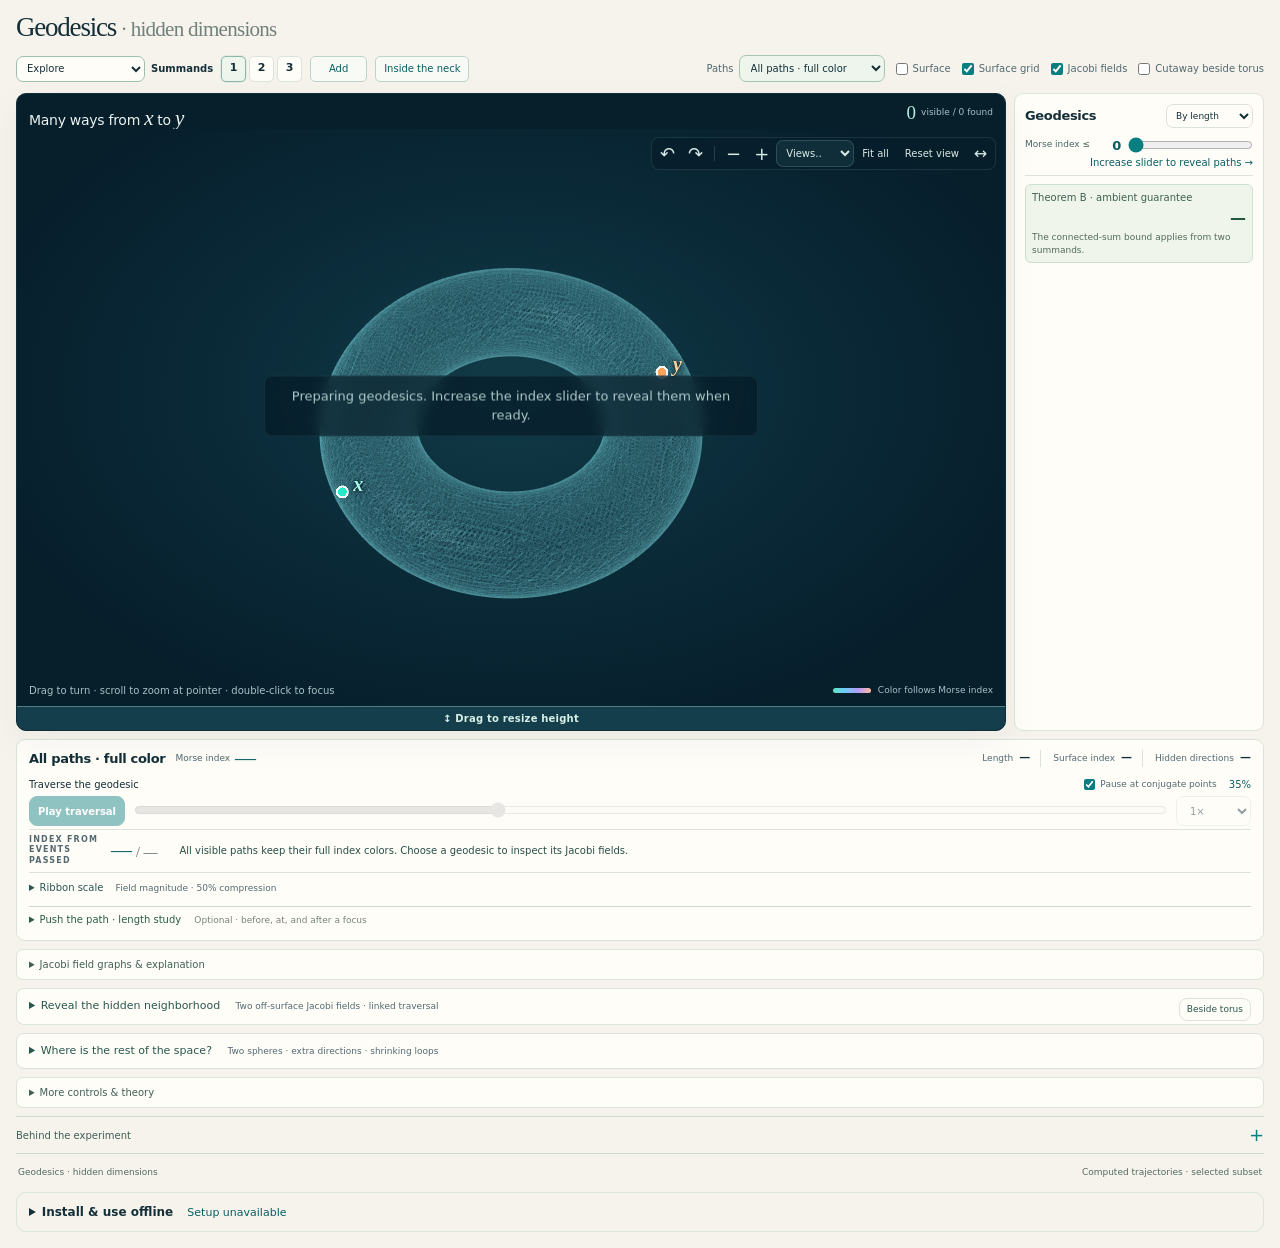
<file: morse-geodesics-lab/index.html>
<!doctype html>
<html lang="en">
<head>
  <meta charset="utf-8">
  <meta name="viewport" content="width=device-width, initial-scale=1">
  <meta name="theme-color" content="#f6f3ec">
  <meta name="offline-release" content="afaf379ca23fc4b3f337">
  <meta name="apple-mobile-web-app-capable" content="yes">
  <meta name="apple-mobile-web-app-title" content="Geodesics">
  <link rel="manifest" href="./manifest.webmanifest">
  <link rel="apple-touch-icon" sizes="180x180" href="./icons/apple-touch-icon.png">
  <link rel="icon" type="image/png" sizes="192x192" href="./icons/icon-192.png">
  <meta name="description" content="Compute and explore fixed-endpoint geodesics on surfaces inside simply connected four-manifolds, with a Morse-index cutoff.">
  <title>Geodesics · hidden dimensions</title>
  <link rel="stylesheet" href="./styles.css?v=index-reveal-hint-1">
  <link rel="stylesheet" href="./downhill-controls.css?v=stable-field-scale-1">
  <link rel="stylesheet" href="./surface-mode-comparison.css?v=surface-focus-1">
  <link rel="stylesheet" href="./energy-landscape.css?v=radius-axis-1">
  <link rel="stylesheet" href="./view-resize.css?v=push-framing-1">
  <link rel="stylesheet" href="./neck-explanation.css?v=neck-linked-views-2">
  <link rel="stylesheet" href="./offline-install.css?v=offline-1">
  <link rel="stylesheet" href="./tablet-controls.css?v=surface-focus-1">
  <link rel="stylesheet" href="./camera-navigation.css?v=touch-navigation-1">
  <script defer src="./offline-install.js?v=offline-1"></script>
  <script defer src="./compact-collar.js?v=surface-traversal-1"></script>
  <script defer src="./surface.js?v=surface-traversal-1"></script>
  <script defer src="./solver.js?v=compact-collar-3"></script>
  <script defer src="./jacobi-sampling.js"></script>
  <script defer src="./jacobi.js"></script>
  <script defer src="./jacobi-ribbon.js?v=ribbon-scale-1"></script>
  <script defer src="./jacobi-ribbon-mesh.js?v=ribbon-scale-1"></script>
  <script defer src="./jacobi-explanation.js?v=ribbon-cutaway-layout-1"></script>
  <script defer src="./theorem.js"></script>
  <script defer src="./view-modes.js"></script>
  <script defer src="./camera.js?v=touch-navigation-1"></script>
  <script defer src="./camera-gestures.js?v=touch-navigation-1"></script>
  <script defer src="./surface-camera-controls.js?v=touch-navigation-1"></script>
  <script defer src="./ambient-explorer.js?v=stability-pass-1"></script>
  <script defer src="./hidden-cutaway.js?v=touch-navigation-1"></script>
  <script defer src="./traversal-hold.js?v=traversal-focus-fix-1"></script>
  <script defer src="./surgery.js?v=compact-collar-3"></script>
  <script defer src="./surgery-preparation.js?v=compact-collar-3"></script>
  <script defer src="./surgery-motion.js?v=touch-navigation-1"></script>
  <script defer src="./neck-explanation-math.js?v=compact-collar-3"></script>
  <script defer src="./neck-explanation.js?v=compact-collar-3"></script>
  <script defer src="./starter-data.js?v=compact-collar-3"></script>
  <script defer src="./catalogue-loader.js?v=compact-collar-3"></script>
  <script defer src="./search-store.js?v=automatic-search-1"></script>
  <script defer src="./search-manager.js?v=compact-collar-3"></script>
  <script defer src="./solver-worker-source.js?v=surface-traversal-1"></script>
  <script defer src="./search-worker-factory.js?v=compact-collar-3"></script>
  <script defer src="./surgery-worker-source.js?v=surface-traversal-1"></script>
  <script defer src="./presentation-data.js?v=compact-collar-3"></script>
  <script defer src="./presentation.js?v=presentation-1"></script>
  <script defer src="./showcase-data.js?v=compact-collar-3"></script>
  <script defer src="./showcase.js?v=jacobi-examples-1"></script>
  <script defer src="./downhill.js?v=surface-deep-1"></script>
  <script defer src="./downhill-preparation.js?v=surface-deep-1"></script>
  <script defer src="./deformation-sampling.js?v=smooth-deformations-1"></script>
  <script defer src="./deformation-tube.js?v=smooth-deformations-1"></script>
  <script defer src="./variation-field.js?v=prominent-push-field-2"></script>
  <script defer src="./hidden-push-display.js?v=live-hidden-1"></script>
  <script defer src="./surface-push-display.js?v=live-hidden-1"></script>
  <script defer src="./energy-landscape.js?v=hidden-push-directions-2"></script>
  <script defer src="./surface-mode-comparison.js?v=surface-focus-1"></script>
  <script defer src="./downhill-controls.js?v=maximum-push-1"></script>
  <script defer src="./view-resize.js?v=stability-review-1"></script>
  <script defer src="./neck-view-resize.js?v=neck-resize-5"></script>
  <script defer src="./jacobi-graph-scale.js?v=graph-zoom-1"></script>
  <script defer src="./surface-traversal.js?v=live-hidden-1"></script>
  <script defer src="./app.js?v=touch-navigation-1"></script>
</head>
<body>
  <a class="skip-link" href="#experiment-controls">Skip to experiment controls</a>
  <main class="page-shell">
    <header class="page-header">
      <div>
        <p class="eyebrow"><span aria-hidden="true"></span> Theorem B / A geodesic experiment</p>
        <h1>Geodesics <span>· hidden dimensions</span></h1>
        <p class="intro">Computed fixed-endpoint curves on a totally geodesic surface.</p>
      </div>
      <div class="header-note"><span class="status-dot" aria-hidden="true"></span> Real trajectories<br><span>inside a four-manifold</span></div>
    </header>

    <div id="experiment-controls" class="experiment-bar" aria-label="Experiment controls">
      <div class="topology-strip"><label for="experience-mode" class="sr-only">Experience mode</label><select id="experience-mode"><option value="explore">Explore</option><option value="presentation">Presentation</option><option value="showcase">Jacobi examples</option></select><h2 id="surface-heading">Summands</h2>
          <div class="surface-choices" role="group" aria-label="Number of four-dimensional summands">
            <button type="button" id="surface-torus" aria-pressed="true" aria-label="One summand" title="One S² × S² summand">1</button>
            <button type="button" id="surface-double" aria-pressed="false" aria-label="Two summands" title="Two S² × S² summands">2</button>
            <button type="button" id="surface-triple" aria-pressed="false" aria-label="Three summands" title="Three S² × S² summands">3</button>
          </div>
          <button type="button" id="add-handle" class="add-button" aria-label="Add a summand" title="Add a summand">Add</button>
          <button type="button" id="neck-explanation-toggle" class="add-button neck-toggle" aria-expanded="false" aria-controls="neck-explanation">Inside the neck</button>
      </div>
        <div class="display-options">
          <div class="scene-options" role="group" aria-label="Scene layers">
            <label class="path-view-control" for="path-view"><span>Paths</span> <select id="path-view" aria-label="Geodesic view"><option value="all">All paths · full color</option><option value="focus">Highlight selected</option><option value="solo">Selected only</option></select></label>
            <label><input type="checkbox" id="show-surface"> Surface</label>
            <label><input type="checkbox" id="show-wire" checked> Surface grid</label>
            <label><input type="checkbox" id="show-focusing" aria-label="Jacobi ribbon and conjugate markers" checked> Jacobi fields</label>
            <label><input type="checkbox" id="dock-cutaway" aria-controls="hidden-neighborhood-details"> Cutaway beside torus</label>
          </div>

        </div>

    </div>

    <section id="presentation-bar" class="presentation-bar" aria-label="Growth presentation" hidden>
      <div class="presentation-stages" aria-label="Computed examples in each stage"><span data-presentation-stage="1">1 summand · <b id="presentation-total-1">—</b></span><span aria-hidden="true">→</span><span data-presentation-stage="2">2 summands · <b id="presentation-total-2">—</b></span><span aria-hidden="true">→</span><span data-presentation-stage="3">3 summands · <b id="presentation-total-3">—</b></span></div>
      <p>Same endpoints · index ≤ <output id="presentation-cutoff">—</output><span class="presentation-sample-note"> · Selected computed examples</span></p>
      <div class="presentation-actions"><button type="button" id="reveal-play">Pause reveal</button><button type="button" id="reveal-replay">Replay stage</button><button type="button" id="reveal-all">Show all</button></div>
    </section>

    <section id="showcase-bar" class="showcase-bar" aria-label="Visually selected Jacobi examples" hidden>
      <div class="showcase-choices"><strong>Jacobi examples</strong><button type="button" id="showcase-clear-pinch">Clear first pinch</button><button type="button" id="showcase-neck-return">Return from second torus</button></div>
      <div class="showcase-stops" role="group" aria-label="Inspect the clearest conjugate points"><button type="button" id="showcase-start">Start excerpt</button><button type="button" id="showcase-hidden">Show +2 focus</button><button type="button" id="showcase-surface">Show +1 pinch</button><button type="button" id="showcase-return">Return</button></div>
      <p id="showcase-help">Watch the hidden pair vanish at +2, then the surface ribbon pinch at +1.</p>
    </section>

    <div id="workspace" class="workspace">
      <section id="observation-console" class="scene-column" aria-label="Geodesic visualization">
        <div class="scene-panel">
          <div class="scene-topline">
            <div><p id="scene-kicker" class="section-kicker">The visible surface</p><h2 id="scene-title">Many ways from <i>x</i> to <i>y</i></h2></div>
            <div id="scene-count" class="scene-count"><output id="visible-count">0</output><span>visible / <output id="total-count">0</output> found</span></div>
          </div>
          <div id="scene-stage" class="scene-stage">
            <canvas id="scene" width="1120" height="760" tabindex="0" role="img" aria-label="Three-dimensional surface with computed geodesic arcs between the marked endpoints" aria-describedby="scene-caption camera-help">Canvas support is needed to view the geodesics.</canvas>
            <span id="endpoint-x" class="endpoint-label endpoint-x" aria-hidden="true">x</span>
            <span id="endpoint-y" class="endpoint-label endpoint-y" aria-hidden="true">y</span>
            <span id="endpoint-original-y" class="endpoint-label endpoint-ghost" aria-hidden="true" hidden>y · full path</span>
            <div id="conjugate-markers" class="conjugate-markers" aria-label="Conjugate points on the selected geodesic"></div>
            <div id="ribbon-key" class="ribbon-key" hidden><span></span><span id="ribbon-field-status">Jₛ · surface field only</span></div>
            <div id="scene-empty" class="scene-empty">Preparing the surface…</div>
            <p id="presentation-caption" class="presentation-caption" role="status" aria-live="polite" hidden></p>
            <p id="downhill-scene-note" class="downhill-scene-note" hidden></p>
            <span id="neck-main-marker" class="neck-main-marker" hidden aria-hidden="true"></span>
            <span id="camera-focus" class="camera-focus" hidden aria-hidden="true"><span>Camera focus</span></span>
            <div class="scene-toolbar" role="group" aria-label="Camera controls">
              <button type="button" id="rotate-left" title="Rotate left" aria-label="Rotate left">↶</button>
              <button type="button" id="rotate-right" title="Rotate right" aria-label="Rotate right">↷</button>
              <span class="toolbar-divider" aria-hidden="true"></span>
              <button type="button" id="zoom-out" title="Zoom out" aria-label="Zoom out">−</button>
              <button type="button" id="zoom-in" title="Zoom in" aria-label="Zoom in">+</button>
              <select id="camera-view" class="camera-view" aria-label="Camera view"><option value="">Views…</option><option value="top">Top</option><option value="bottom">Bottom</option></select>
              <button type="button" id="fit-camera" class="camera-fit" title="Fit the entire surface without changing its orientation">Fit all</button>
              <button type="button" id="reset-camera" class="reset-camera">Reset view</button>
            </div>
          <span id="surgery-controls-home" hidden></span>
          <div id="surgery-controls" class="surgery-controls" hidden>
            <div class="surgery-readout"><label for="surgery-progress">Cut · align · glue</label><output id="surgery-percent" for="surgery-progress">0%</output></div>
            <input type="range" id="surgery-progress" min="0" max="1000" step="1" value="0" aria-label="Connected-sum animation progress" aria-describedby="surgery-stage">
            <p id="surgery-stage" class="surgery-stage">Preparing the connected sum</p>
            <div class="surgery-actions"><button type="button" id="surgery-pause" aria-pressed="true">Pause</button><button type="button" id="surgery-finish">Finish now</button><button type="button" id="surgery-cancel">Cancel</button></div>
            <p id="surgery-motion-note" class="control-note" hidden>Reduced motion is on. Scrub through the stages or choose Finish now.</p>
          </div>
            <div class="scene-bottomline"><span id="camera-help">Drag to turn freely · scroll to zoom at pointer</span><span class="index-key"><i aria-hidden="true"></i> Color follows Morse index</span></div>
          </div>

        </div>

        <aside id="neck-explanation" class="neck-companion-panel" aria-label="Inside the four-dimensional neck" hidden>
          <button type="button" id="neck-explanation-close" class="neck-close" aria-label="Close the neck explanation">×</button>
          <div id="neck-explanation-view"></div>
        </aside>
        <div id="neck-construction-controls" class="neck-construction-controls" hidden></div>

        <section class="selection-panel" aria-labelledby="selected-name">
          <div class="selected-summary">
          <div class="selection-topline"><div><p class="section-kicker">Selected trajectory</p><h2 id="selected-name">Select a geodesic</h2></div><label class="study-path-picker" for="study-curve"><span class="sr-only">Choose a geodesic for both views</span><select id="study-curve"><option value="">Choose a geodesic</option></select></label><div class="selected-index"><span id="selected-index-label">Morse index</span><output id="selected-index">—</output></div></div>
          <div class="trajectory-facts">
            <div><span id="selected-length-label">Length</span><output id="selected-length">—</output></div>
            <div><span>Surface index</span><output id="selected-intrinsic">—</output></div>
            <div><span>Hidden directions</span><output id="selected-normal">—</output></div>
          </div>
          </div>
          <div class="travel-label-row"><label for="travel">Traverse the geodesic</label><div class="travel-settings"><label class="pause-at-field"><input type="checkbox" id="pause-at-conjugate" checked> Pause at conjugate points</label><output id="travel-output" for="travel">35%</output></div></div>
          <div class="playback-row"><button type="button" id="play" class="play-button">Play</button><div class="travel-track"><input type="range" id="travel" min="0" max="1" step="0.00001" value="0.35" aria-label="Position along the selected geodesic" aria-describedby="focus-status"><div id="conjugate-timeline" class="conjugate-timeline" aria-label="Inspect a conjugate point"></div></div><label class="speed-label" for="speed"><span class="sr-only">Playback speed</span><select id="speed"><option value="0.5">½×</option><option value="1" selected>1×</option><option value="2">2×</option></select></label></div>

          <div class="focus-summary">
          <div class="focus-readout"><div><span class="section-kicker">Index from events passed</span><div class="focus-total"><output id="focus-count">—</output><span>/ <output id="focus-index">—</output></span></div></div><div id="focus-tokens" class="focus-tokens" aria-label="Contributions to the Morse index"></div></div>
          <p id="focus-status" class="focus-status" role="status" aria-live="polite">Select a path to watch its nearby launch directions refocus.</p>
          </div>
          <details id="ribbon-settings" class="ribbon-settings">
            <summary>Ribbon scale <span id="ribbon-scale-summary">Field magnitude · 50% compression</span></summary>
            <div class="ribbon-controls">
              <label class="ribbon-mode-control" for="ribbon-mode">Width follows
                <select id="ribbon-mode"><option value="amplitude">Field magnitude</option><option value="focus">Focusing aid</option></select>
              </label>
              <div class="ribbon-slider-control">
                <div><label for="ribbon-width">Ribbon size</label><output id="ribbon-width-value" for="ribbon-width">0.16</output></div>
                <input id="ribbon-width" type="range" min="4" max="30" value="16" step="1" aria-label="Maximum ribbon half-width" aria-describedby="ribbon-scaling-description">
              </div>
              <div class="ribbon-slider-control">
                <div><label for="ribbon-compression">Compression</label><output id="ribbon-compression-value" for="ribbon-compression">50%</output></div>
                <input id="ribbon-compression" type="range" min="0" max="80" value="50" step="1" aria-describedby="ribbon-scaling-description">
                <div class="ribbon-range-labels" aria-hidden="true"><span>Proportional</span><span>Boost small widths</span></div>
              </div>
              <div class="ribbon-scale-actions"><button id="ribbon-proportional" type="button">Proportional</button><button id="ribbon-reset" type="button">Reset</button></div>
            </div>
            <p id="ribbon-scaling-description">Field magnitude uses one fixed scale along the whole path. At 0% compression, width is proportional to |Jₛ|; increasing compression reveals smaller separations.</p>
            <p id="ribbon-scaling-formula" class="ribbon-scaling-formula">Select a path to inspect its width scale.</p>
          </details>
          <div id="downhill-controls"></div>
        </section>

        <aside class="study-column" aria-label="Geodesic picker">
        <section class="control-panel catalog-panel" aria-labelledby="catalog-heading">
          <div class="catalog-heading-row"><h2 id="catalog-heading">Geodesics</h2><label for="sort-curves"><span class="sr-only">Sort geodesics</span><select id="sort-curves"><option value="length">By length</option><option value="index">By index</option></select></label></div>
          <div class="index-panel"><h3 id="index-heading" class="sr-only">Maximum Morse index</h3>
          <div class="index-readout"><label id="index-cutoff-label" for="index-cutoff">Morse index ≤</label><output id="index-value" for="index-cutoff">0</output></div>
          <input type="range" id="index-cutoff" min="0" max="18" step="1" value="0" aria-describedby="index-reveal-hint index-help">
          <p id="index-reveal-hint" class="index-reveal-hint" data-visible="true">Increase slider to reveal paths →</p>
          <div class="range-endpoints" aria-hidden="true"><span>0</span><span id="index-max">18</span></div>
          </div>
          <div class="picker-guarantee" aria-live="polite"><div><span id="picker-bound-label">Theorem B · guaranteed through this index</span><strong id="picker-bound">—</strong></div><p id="picker-bound-scope">Guaranteed at this index alone.</p></div>
          <div id="curve-list" class="curve-list" role="group" aria-label="Choose a computed geodesic"><p class="catalog-empty">Found curves will appear here.</p></div>
        </section>
        </aside>

        <details class="jacobi-graphs">
          <summary>Jacobi field graphs &amp; explanation</summary>
          <div class="jacobi-graph-scales" aria-label="Vertical graph zoom">
            <div class="jacobi-graph-scale surface-graph-scale"><div><label for="graph-zoom-surface">Surface · Jₛ</label><output id="graph-zoom-surface-value" for="graph-zoom-surface">1×</output></div><input type="range" id="graph-zoom-surface" min="-1" max="6" step="0.05" value="0" aria-label="Surface Jacobi graph vertical zoom" aria-describedby="graph-zoom-help"><span id="graph-range-surface">Select a path to see its scale.</span></div>
            <div class="jacobi-graph-scale hidden-one-graph-scale"><div><label for="graph-zoom-hidden-one">Hidden 1 · J₁</label><output id="graph-zoom-hidden-one-value" for="graph-zoom-hidden-one">1×</output></div><input type="range" id="graph-zoom-hidden-one" min="-1" max="6" step="0.05" value="0" aria-label="Hidden one Jacobi graph vertical zoom" aria-describedby="graph-zoom-help"><span id="graph-range-hidden-one">Select a path to see its scale.</span></div>
            <div class="jacobi-graph-scale hidden-two-graph-scale"><div><label for="graph-zoom-hidden-two">Hidden 2 · J₂</label><output id="graph-zoom-hidden-two-value" for="graph-zoom-hidden-two">1×</output></div><input type="range" id="graph-zoom-hidden-two" min="-1" max="6" step="0.05" value="0" aria-label="Hidden two Jacobi graph vertical zoom" aria-describedby="graph-zoom-help"><span id="graph-range-hidden-two">Select a path to see its scale.</span></div>
            <button id="graph-zoom-fit" type="button">Fit all fields</button>
          </div>
          <p id="graph-zoom-help" class="graph-zoom-help">Each slider magnifies one graph vertically on a linear scale. Dashed guides mark the listed ± references. Zoom in to reveal smaller features; larger peaks are clipped within that field’s row. Zero locations and the traversal position stay fixed.</p>
          <canvas id="jacobi" width="540" height="240" role="img" aria-label="Three separate Jacobi fields along the selected geodesic" aria-describedby="jacobi-caption">The selected curve's index is listed above.</canvas>
          <div class="mode-legend"><span class="surface-mode">Surface · +1</span><span class="hidden-mode">Hidden pair · +2</span></div>
          <p id="jacobi-caption">The cursor follows the travel control. A field reaching zero marks refocusing in that direction.</p>
          <div id="field-event-explanation" class="field-event-explanation"><h3 id="field-event-title">Spread out, then refocus</h3><p id="field-event-remaining">Use the travel slider to watch nearby paths separate and come back into focus.</p></div>
          <p id="field-event-why"></p>
          <p>The surface ribbon shows Jₛ. Open the hidden-neighborhood cutaway beside the surface to see J₁ and J₂ spreading out and returning to the centerline at a +2 event.</p>
          <p id="scene-caption" class="scene-caption">The visible surface sits totally geodesically inside a simply connected four-manifold with the chosen metric.</p>
          <p class="ribbon-display-note">Ribbon scale controls its size and compression. Field magnitude preserves relative growth along the whole path; 0% compression makes width proportional to |Jₛ|. Focusing aid uses local magnification to emphasize zeros. Very small nonzero widths can become invisible at a faithful scale. Graph zoom is controlled above.</p>
          <p id="focus-explanation" class="focus-explanation">Each independent Jacobi field that becomes zero again contributes one after you pass that conjugate point. A field can return to zero at several points; each event contributes separately. Select a + badge to see which entire fields vanish.</p>
        </details>
      </section>


    </div>

    <div id="cutaway-home">
    <details id="hidden-neighborhood-details" class="hidden-neighborhood-details">
      <summary>Reveal the hidden neighborhood <span>Two off-surface Jacobi fields · linked traversal</span><button id="cutaway-layout-toggle" type="button" aria-controls="observation-console">Beside torus</button></summary>
      <div id="hidden-cutaway"></div>
    </details>
    </div>

    <details id="ambient-details" class="ambient-details">
      <summary>Where is the rest of the space? <span>Two spheres · extra directions · shrinking loops</span></summary>
      <div id="ambient-explorer"></div>
    </details>

    <details class="advanced-controls">
      <summary>More controls &amp; theory</summary>
      <div class="controls-column">
        <section class="control-panel endpoint-panel"><h2>Endpoints</h2>
          <label class="field-label" for="endpoint-preset">Endpoints</label>
          <select id="endpoint-preset" class="full-select"><option value="default">Across the surface</option><option value="alternate">Offset endpoints</option><option value="presentation" hidden>Fixed in the original torus</option></select>
          <div class="surface-opacity-row">
            <label for="surface-opacity">Surface opacity</label>
            <input type="range" id="surface-opacity" min="10" max="100" step="5" value="55" aria-describedby="surface-opacity-help">
            <output id="surface-opacity-value" for="surface-opacity">55%</output>
            <span id="surface-opacity-help" class="sr-only">Lower opacity reveals geodesics behind the surface. At 100 percent the surface is opaque.</span>
          </div>
        </section>
        <section class="control-panel search-panel" aria-labelledby="search-heading">
          <div class="panel-heading-row"><h2 id="search-heading">Find more paths</h2><span class="panel-number" aria-hidden="true">03</span></div>
          <div class="search-actions"><button type="button" id="search-more" class="primary-button">Search for more geodesics</button><button type="button" id="cancel-search" class="secondary-button" disabled>Stop</button></div>
          <progress id="search-progress" max="100" value="0" aria-label="Geodesic search progress"></progress>
          <p id="search-status" class="search-status" role="status" aria-live="polite">Preparing the initial search.</p>
          <div class="search-quality-row"><label for="search-quality">Further search depth</label><select id="search-quality"><option value="extended">Extended</option><option value="standard">Standard</option></select></div>
          <p class="control-note search-limit">The search is numerical and does not find every geodesic.</p>
        </section>
        <section class="control-panel theory-panel"><h2>Index &amp; Theorem B</h2>
          <p id="index-help" class="control-note">Zero keeps the surface clear. Raise the slider to reveal found paths with Morse index at most its value, including index-zero paths. Index counts independent downhill modes: deformations that shorten the path with endpoints fixed. Select a path to inspect its focusing events.</p>
          <div class="theory-card"><p id="theory-bound-label" class="theory-label">Theorem B · guaranteed at this index</p><output id="theory-bound">—</output><p id="theory-note">The theorem concerns all geodesics. This experiment computes a selected collection.</p></div>
        </section>
      </div>
    </details>

    <details id="solver-details" class="technical-details">
      <summary><span>Behind the experiment</span><span class="details-plus" aria-hidden="true">+</span></summary>
      <div class="details-grid">
        <div><h3>Actual geodesics, in a chosen metric</h3><p>With k = 1, 2, or 3 summands, the visible surface has genus k and sits inside #ᵏ(S² × S²). Each torus has major radius 1.35 and tube radius 0.45; the joining collars are 2.10 wide and 0.90 high, staying within the original torus height. Smooth local collars preserve the round torus geometry away from the joins. We choose an ambient metric that makes this surface totally geodesic. Its induced metric from three-dimensional space determines the displayed trajectories.</p></div>
        <div><h3>The hidden directions contribute</h3><p>In a small normal tube we choose g = dy₁² + dy₂² + cos²(√c |y|) h, with c = 0.36 and h the surface metric. The ambient index is the surface index plus 2⌊L√c / π⌋, away from conjugate endpoint lengths. The normal bundle is trivial for these nullhomologous surfaces.</p></div>
        <div><h3>What the numerical checks establish</h3><p>The joined surfaces start with a catalogue computed for this geometry. Selecting a curve rechecks its path, Jacobi field and derivative, and conjugate times on progressively finer grids. Display samples retain extra detail where curvature changes quickly. New search results use these convergence checks too. Curves near conjugate endpoint cases are excluded from the index-filtered display. The numerical catalogue is a selected collection, not an exhaustive count.</p><p class="residual-line">Selected endpoint residual: <output id="selected-residual">—</output></p><p id="solver-diagnostics" class="residual-line"></p></div>
        <div><h3>How to read the theorem</h3><p>For S² × S² summands, Theorem B has d = 2 and r = 2. For N ≥ 1, its bound is dim H<sub>N</sub>(ΩX; ℚ) ≥ 2<sup>N+1</sup> with two summands, and ≥ 6 · 4<sup>N−1</sup> with three. Morse inequalities force at least that many index-N critical geodesics under the usual nondegeneracy assumptions. The computed subset need not contain every geodesic required by the theorem, and its count is not an exact Betti number.</p></div>
      </div>
    </details>
    <footer class="page-footer"><span>Geodesics · hidden dimensions</span><span>Computed trajectories · selected subset</span></footer>
    <details id="offline-install" class="offline-install">
      <summary>Install &amp; use offline <span data-offline="badge" role="status">Checking…</span></summary>
      <div class="offline-install-body">
        <p data-offline="status" role="status">Open this page online once to save it for offline use.</p>
        <progress data-offline="progress" value="0" max="1" aria-label="Offline download progress" hidden></progress>
        <div class="offline-install-actions">
          <button type="button" data-offline="prepare" disabled>Save for offline use</button>
          <button type="button" data-offline="check" disabled>Check offline copy</button>
          <button type="button" data-offline="apply" hidden>Restart with saved update</button>
          <button type="button" data-offline="install" hidden>Install app</button>
        </div>
        <ol>
          <li>Save the app here while connected. Wait for <strong>Ready offline</strong>.</li>
          <li>On iPad, open Safari’s <strong>Share</strong> menu and choose <strong>Add to Home Screen</strong>. Turn on <strong>Open as Web App</strong> if offered.</li>
          <li>Open the new Home Screen app while still connected. If needed, save it there too. Confirm <strong>Ready offline</strong>, then test a fresh launch in airplane mode.</li>
        </ol>
        <p>The download includes all three surfaces, both endpoint presets, the presentation examples, and the numerical search. Calculations run on your device. Updates are downloaded separately; restart only when you are ready to switch versions.</p>
      </div>
    </details>
    <div id="live-status" class="sr-only" aria-live="polite" aria-atomic="true"></div>
    <noscript><p class="noscript-note">Enable JavaScript to run the geodesic experiment. The explanation above remains available.</p></noscript>
  </main>
</body>
</html>
</file>
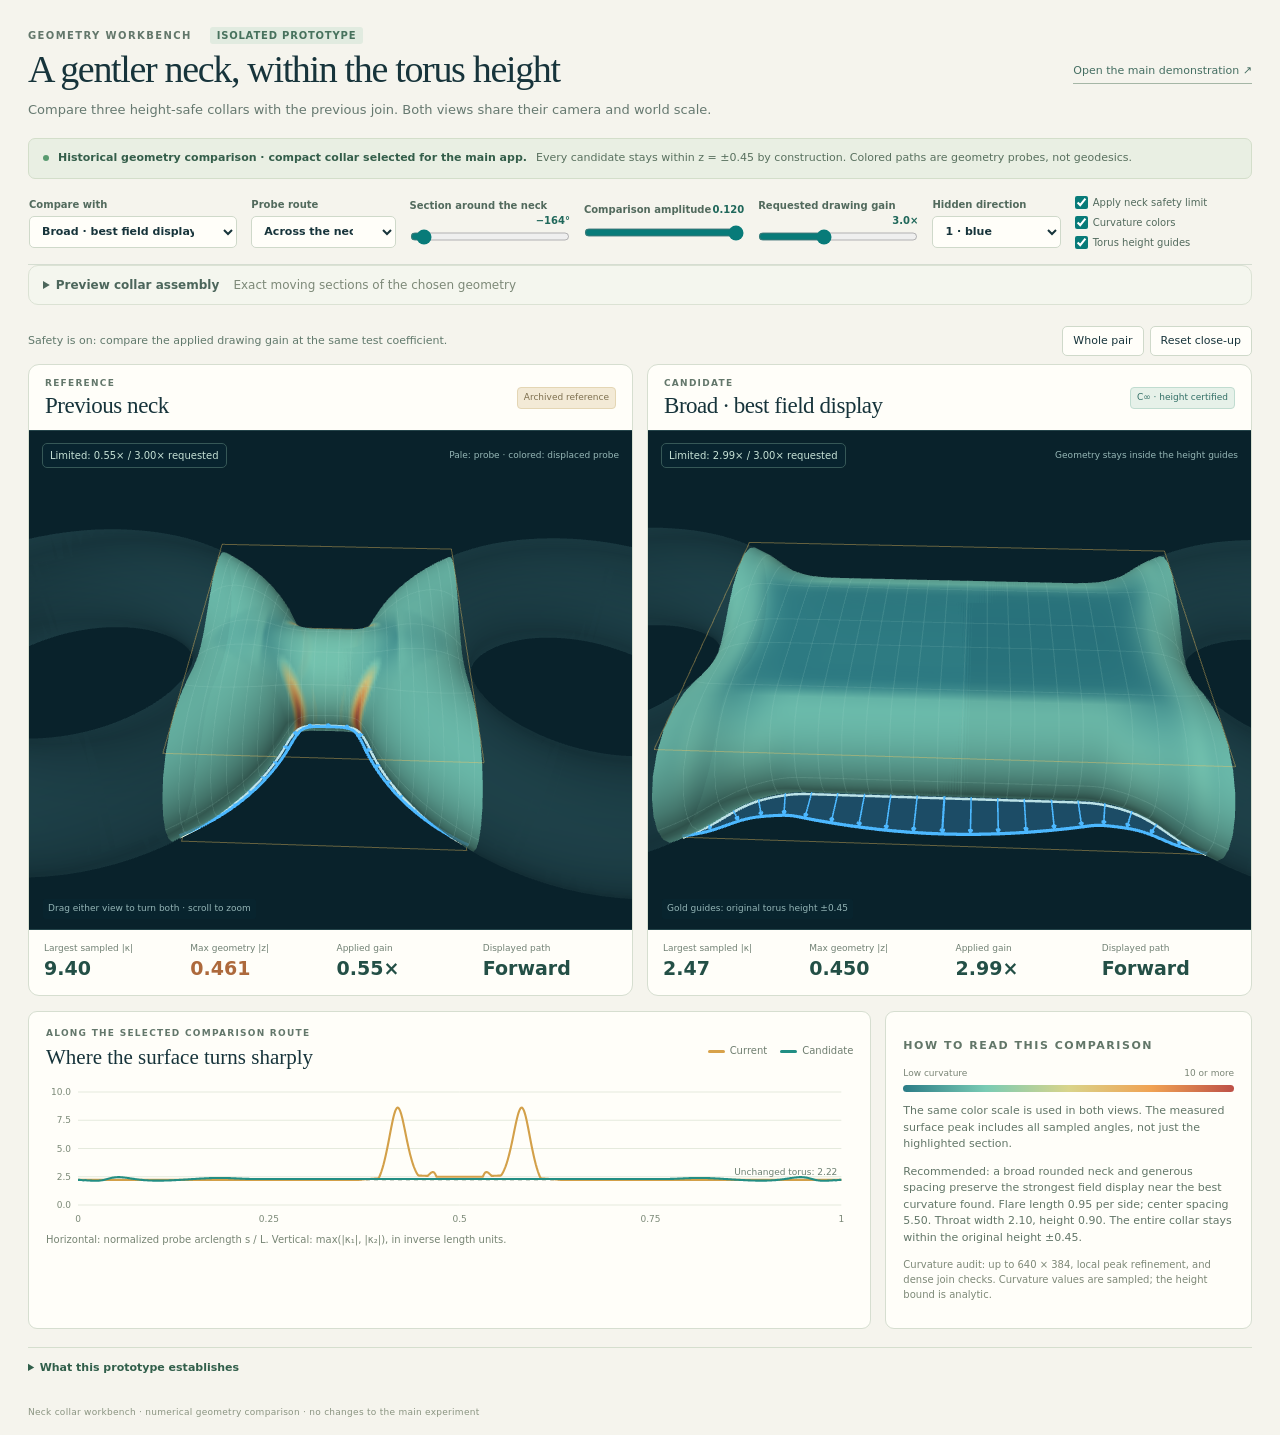
<file: morse-geodesics-lab/prototypes/neck-collars/index.html>
<!doctype html>
<html lang="en">
<head>
  <meta charset="utf-8">
  <meta name="viewport" content="width=device-width,initial-scale=1">
  <title>Neck collar comparison · Geometry workbench</title>
  <link rel="stylesheet" href="./style.css?v=4">
  <script defer src="./reference-surface.js"></script>
  <script defer src="../../camera.js"></script>
  <script defer src="../../deformation-tube.js"></script>
  <script defer src="../../variation-field.js"></script>
  <script defer src="./smooth-profile.js?v=3"></script>
  <script defer src="./height-profile.js?v=1"></script>
  <script defer src="./torus-radius-fast.js?v=1"></script>
  <script defer src="./geometry.js?v=4"></script>
  <script defer src="./assembly.js?v=3"></script>
  <script defer src="./diagnostics.js?v=4"></script>
  <script defer src="./results.js?v=5"></script>
  <script defer src="./viewer.js?v=7"></script>
</head>
<body>
  <main>
    <header class="page-heading">
      <div><p class="eyebrow">Geometry workbench <span>Isolated prototype</span></p><h1>A gentler neck, within the torus height</h1><p class="intro">Compare three height-safe collars with the previous join. Both views share their camera and world scale.</p></div>
      <a class="back-link" href="../../index.html">Open the main demonstration ↗</a>
    </header>
    <div class="status-strip"><span class="status-dot"></span><strong>Historical geometry comparison · compact collar selected for the main app.</strong><span>Every candidate stays within z = ±0.45 by construction. Colored paths are geometry probes, not geodesics.</span></div>

    <section class="toolbar" aria-label="Comparison settings">
      <label class="candidate-control">Compare with<select id="candidate" aria-label="Candidate collar"></select></label>
      <label>Probe route<select id="probe-route" aria-label="Comparison probe route"><option value="0">Across the neck</option><option value="1">Quarter-turn ↻</option><option value="-1">Quarter-turn ↺</option></select></label>
      <label>Section around the neck <output id="angle-value">−164°</output><input id="angle" type="range" min="-180" max="180" step="1" value="-164" aria-label="Probe section angle"></label>
      <label>Comparison amplitude <output id="push-value">0.120</output><input id="push" type="range" min="0" max="120" step="1" value="120" aria-label="Test field amplitude"></label>
      <label>Requested drawing gain <output id="gain-value">3.0×</output><input id="gain" type="range" min="10" max="60" step="1" value="30" aria-label="Requested drawing magnification"></label>
      <label class="direction-control">Hidden direction<select id="direction" aria-label="Test hidden direction"><option value="1">1 · blue</option><option value="2">2 · violet</option></select></label>
      <div class="toggles"><label><input id="safety" type="checkbox" checked> Apply neck safety limit</label><label><input id="heat" type="checkbox" checked> Curvature colors</label><label><input id="height-guides" type="checkbox" checked> Torus height guides</label></div>
    </section>

    <details class="assembly-controls" id="assembly-preview">
      <summary>Preview collar assembly <span>Exact moving sections of the chosen geometry</span></summary>
      <div><label for="assembly-progress">Join the collars <output id="assembly-value">50%</output><input id="assembly-progress" type="range" min="0" max="1000" step="1" value="500" aria-label="Collar assembly progress"></label><p>Gold rings follow the actual surfaces as the final collar is revealed from both ends. The field is paused in this preview. The full connected-sum animation will be rebuilt after choosing the geometry.</p></div>
    </details>

    <div class="comparison-actions"><p id="comparison-note">Preparing the comparison…</p><div><button id="whole-pair" type="button">Whole pair</button><button id="reset-view" type="button">Reset close-up</button></div></div>
    <section class="view-grid" aria-label="Synchronized surface comparison">
      <article class="surface-card" id="current-card">
        <header><div><p class="card-eyebrow">Reference</p><h2>Previous neck</h2></div><span class="badge">Archived reference</span></header>
        <div class="canvas-wrap"><canvas id="current-view" width="1000" height="700" tabindex="0" aria-label="Current neck, curvature and surface-following test field"></canvas><div class="view-overlay"><span id="current-scale">—</span><span class="field-key">Pale: probe · colored: displaced probe</span></div><p class="orbit-help">Drag either view to turn both · scroll to zoom</p></div>
        <dl class="metrics"><div><dt>Largest sampled |κ|</dt><dd id="current-curvature">—</dd></div><div><dt>Max geometry |z|</dt><dd id="current-height">—</dd></div><div><dt>Applied gain</dt><dd id="current-gain">—</dd></div><div><dt>Displayed path</dt><dd id="current-regularity">—</dd></div></dl>
      </article>
      <article class="surface-card" id="candidate-card">
        <header><div><p class="card-eyebrow">Candidate</p><h2 id="candidate-title">Broad · best field display</h2></div><span class="badge candidate-badge" id="candidate-smoothness">Prototype</span></header>
        <div class="canvas-wrap"><canvas id="candidate-view" width="1000" height="700" tabindex="0" aria-label="Candidate neck, curvature and surface-following test field"></canvas><div class="view-overlay"><span id="candidate-scale">—</span><span class="field-key">Geometry stays inside the height guides</span></div><p class="orbit-help">Gold guides: original torus height ±0.45</p></div>
        <dl class="metrics"><div><dt>Largest sampled |κ|</dt><dd id="candidate-curvature">—</dd></div><div><dt>Max geometry |z|</dt><dd id="candidate-height">—</dd></div><div><dt>Applied gain</dt><dd id="candidate-gain">—</dd></div><div><dt>Displayed path</dt><dd id="candidate-regularity">—</dd></div></dl>
      </article>
    </section>

    <section class="evidence-row">
      <article class="plot-card"><div class="plot-heading"><div><p class="card-eyebrow">Along the selected comparison route</p><h2>Where the surface turns sharply</h2></div><div class="trace-key"><span class="current-trace">Current</span><span class="candidate-trace">Candidate</span></div></div><canvas id="curvature-chart" width="1200" height="230" role="img" aria-label="Maximum absolute principal curvature along the normalized probe arclength"></canvas><p class="plot-note">Horizontal: normalized probe arclength s / L. Vertical: max(|κ₁|, |κ₂|), in inverse length units.</p></article>
      <aside class="reading-card"><p class="card-eyebrow">How to read this comparison</p><div class="color-key"><span>Low curvature</span><span>10 or more</span></div><div class="color-ramp"></div><p>The same color scale is used in both views. The measured surface peak includes all sampled angles, not just the highlighted section.</p><p id="candidate-description"></p><p id="numerical-note" class="numerical-note">Surface peaks are sampled diagnostics, not certified global bounds.</p></aside>
    </section>
    <details class="method"><summary>What this prototype establishes</summary><div><p>Each highlighted path crosses its own surface, either at a fixed polar angle or with a quarter-turn around the neck. The test coefficient is f(s) = sin(πs / L), using that probe’s arclength. The two drawing directions follow the visible surface normal and its sideways tangent, as in the surface-following illustration. They are schematic representations of hidden coordinates.</p><p>These probes test normal rotation and display folding. They do not identify new endpoint-matched geodesics, Jacobi fields, conjugate points, or Morse indices. The displayed amplitude is a test coefficient; this workbench reports no path length comparison in the four-dimensional metric.</p><p>The candidates use smoothly rounded stadium-like cross-sections, blending at the same polar angle with bounded torus sections. Both ingredients have |z| ≤ 0.45, so their convex blend does too, without clipping. C∞ joins preserve the original round torus outside each collar. The height limit applies to the geometry; the illustrated variation field can leave the surface.</p><p>The search minimizes worst principal curvature first, then compares the field scale retained by the display limiter near that minimum. It is bounded to center spacing ≤ 5.5, horizontal half-width ≤ 1.2, and a smooth cap parameter ≥ 0.015. The recommended shape is within 0.01% of the smallest curvature found, with better field scale than the strict numerical winner. It is a best-found shape in this family, not a global optimum over all surfaces. The unchanged torus bodies already reach |κ| = 1/0.45 ≈ 2.22.</p><p>A production replacement still requires metric validation, new geodesics and Jacobi fields, and redesigned construction animations.</p></div></details>
    <p id="error" class="error" role="alert" hidden></p>
    <footer>Neck collar workbench · numerical geometry comparison · no changes to the main experiment</footer>
  </main>
</body>
</html>
</file>
<file: morse-geodesics-lab/styles.css>
:root{color-scheme:light;--paper:#f6f3ec;--card:#fffdf8;--ink:#142f38;--muted:#66797d;--line:#dce2dc;--teal:#087e80;--teal-dark:#075e63;--teal-light:#e8f3ed;--navy:#071e2b;--serif:Georgia,"Times New Roman",serif;--sans:Inter,ui-sans-serif,system-ui,-apple-system,BlinkMacSystemFont,"Segoe UI",sans-serif}
*{box-sizing:border-box}html{scroll-behavior:smooth}body{margin:0;background:var(--paper);color:var(--ink);font:14px/1.5 var(--sans);-webkit-font-smoothing:antialiased}button,input,select{font:inherit}button,select,input[type=checkbox],input[type=range]{cursor:pointer}button{color:inherit}button:disabled,select:disabled,input:disabled{cursor:default;opacity:.45}button{border:1px solid var(--line);background:var(--card);border-radius:8px;transition:background .15s,border-color .15s,transform .15s}button:hover:not(:disabled){background:#edf3ed;border-color:#a7c4ba}button:active:not(:disabled){transform:translateY(1px)}button:focus-visible,select:focus-visible,input:focus-visible,canvas:focus-visible,summary:focus-visible,a:focus-visible{outline:3px solid #17a5a4;outline-offset:4px}select{max-width:100%;border:1px solid var(--line);border-radius:7px;background:var(--card);color:var(--ink);padding:7px 25px 7px 9px;font-size:12px}input[type=range]{display:block;width:100%;height:20px;margin:0;accent-color:var(--teal)}input[type=checkbox]{accent-color:var(--teal);width:13px;height:13px;margin:0}output{font-variant-numeric:tabular-nums}p,h1,h2,h3{margin:0}h2{font-size:15px;font-weight:650;letter-spacing:-.025em}h3{font-size:13px;font-weight:650;margin-bottom:7px}i{font-family:var(--serif)}[hidden]{display:none!important}.page-shell{max-width:1560px;padding:30px 42px 20px;margin:auto}.page-header{display:flex;justify-content:space-between;align-items:center;gap:24px;margin-bottom:24px}.eyebrow{display:flex;align-items:center;gap:9px;font-size:10px;letter-spacing:.15em;text-transform:uppercase;font-weight:650;color:var(--teal-dark);margin-bottom:10px}.eyebrow>span{height:2px;width:26px;background:var(--teal)}h1{font:normal 43px/1.12 var(--serif);letter-spacing:-.045em}h1>span{color:#71807b;font-size:.78em;letter-spacing:-.035em}.intro{color:var(--muted);font-size:13px;margin-top:10px}.header-note{font-size:11px;font-weight:600;line-height:1.6;position:relative;padding-left:17px;white-space:nowrap}.header-note>span:not(.status-dot){color:var(--muted);font-weight:400}.status-dot{position:absolute;width:6px;height:6px;left:0;top:7px;border-radius:50%;background:var(--teal);box-shadow:0 0 0 4px #087e800d}.workspace{display:grid;grid-template-columns:minmax(0,1fr) 342px;gap:20px;align-items:start}.scene-column{min-width:0;display:grid;gap:14px}.scene-panel{border:1px solid #102e3a;background:var(--navy);border-radius:15px;overflow:hidden;box-shadow:0 12px 40px #102d3b0c}.scene-topline{display:flex;align-items:center;justify-content:space-between;gap:18px;padding:20px 24px 0;color:#eaf3ef}.section-kicker{font-size:9px;font-weight:600;letter-spacing:.15em;text-transform:uppercase;color:var(--muted);margin-bottom:5px}.scene-topline .section-kicker{color:#91b7b5}.scene-topline h2{font-size:18px;font-weight:450;letter-spacing:-.02em}.scene-topline h2 i{font-size:21px}.scene-count{display:flex;align-items:baseline;gap:9px;text-align:right;flex-shrink:0}.scene-count>output{font:normal 30px/1 var(--serif);color:#a9eee0}.scene-count>span{font-size:10px;color:#92b1b4}.scene-stage{height:530px;position:relative;isolation:isolate;background:radial-gradient(ellipse at 50% 45%,#113b47 0,#0a2937 45%,#071e2b 80%)}#scene{display:block;width:100%;height:100%;touch-action:none;cursor:grab;outline-offset:-5px}#scene:active{cursor:grabbing}.endpoint-label{position:absolute;z-index:2;pointer-events:none;font:italic bold 20px var(--serif);color:#fdf8df;text-shadow:0 1px 6px #00131c,0 0 2px #00131c;transform:translate(-50%,-140%);left:50%;top:50%}.endpoint-y{color:#b9fff0}.scene-empty{position:absolute;left:50%;top:48%;transform:translate(-50%,-50%);text-align:center;max-width:75%;color:#aec9c9;font-size:13px;pointer-events:none;padding:10px 15px;background:#051a25a6;border:1px solid #6eaaa321;border-radius:8px;backdrop-filter:blur(8px)}.scene-toolbar{display:flex;align-items:center;gap:3px;position:absolute;right:17px;top:18px;background:#071e2bbf;border:1px solid #a9dbd020;border-radius:8px;padding:4px;backdrop-filter:blur(10px)}.scene-toolbar button{min-width:30px;min-height:29px;border:0;background:transparent;color:#d8eae5;border-radius:5px;font-size:18px;line-height:1}.scene-toolbar button:hover:not(:disabled){background:#94d6c525}.scene-toolbar .reset-camera{font-size:10px;padding:0 8px}.toolbar-divider{height:15px;width:1px;background:#b4d8ce2e;margin:0 4px}.scene-bottomline{position:absolute;bottom:12px;left:22px;right:22px;display:flex;justify-content:space-between;gap:12px;font-size:9px;color:#8aadb0;pointer-events:none}.index-key{display:flex;align-items:center;gap:7px}.index-key>i{height:5px;width:38px;display:block;background:linear-gradient(90deg,#5be5c0,#71c9ff,#b59af9,#ffbba0);border-radius:5px}.scene-options{display:flex;align-items:center;justify-content:center;gap:12px 24px;flex-wrap:wrap;border-top:1px solid #a9dbd017;padding:13px 18px 4px;color:#b9d2cf;font-size:10px}.scene-options label{display:flex;gap:7px;align-items:center;cursor:pointer}.scene-options input{accent-color:#6dd6bf}.scene-caption{font-size:10px;text-align:center;color:#80a8aa;padding:10px 20px 15px;line-height:1.5}.selection-panel,.control-panel{border:1px solid var(--line);border-radius:12px;background:var(--card)}.selection-panel{padding:18px 22px}.selection-topline{display:flex;align-items:center;justify-content:space-between;gap:18px}.selection-topline h2{font-size:16px}.selected-index{display:flex;align-items:center;gap:11px}.selected-index>span{font-size:10px;color:var(--muted)}.selected-index>output{font:normal 31px/1 var(--serif);min-width:28px;color:var(--teal-dark)}.trajectory-facts{display:grid;grid-template-columns:repeat(3,1fr);gap:15px;border-top:1px solid var(--line);padding-top:13px;margin-top:15px}.trajectory-facts>div{display:flex;align-items:baseline;justify-content:space-between;gap:12px;padding-right:14px;border-right:1px solid var(--line)}.trajectory-facts>div:last-child{border-right:0;padding-right:0}.trajectory-facts span{color:var(--muted);font-size:10px}.trajectory-facts output{font-size:14px;font-weight:600}.travel-label-row{display:flex;justify-content:space-between;gap:15px;font-size:10px;margin-top:19px;margin-bottom:7px}.travel-label-row output{color:var(--teal-dark)}.playback-row{display:flex;align-items:center;gap:13px}.play-button{min-width:61px;padding:7px 12px;background:var(--teal);color:#fff;font-size:11px;font-weight:600;border-color:var(--teal)}.play-button:hover:not(:disabled){background:var(--teal-dark);border-color:var(--teal-dark)}.playback-row input{flex:1;min-width:0}.speed-label select{padding-top:6px;padding-bottom:6px;font-size:10px}.small-tag{font-size:9px;color:var(--teal-dark);background:var(--teal-light);border:1px solid #cce3d7;padding:4px 8px;border-radius:20px;white-space:nowrap}#jacobi{display:block;width:100%;height:145px;margin-top:8px}#jacobi-caption{font-size:10px;color:var(--muted);line-height:1.5;margin-top:3px}.controls-column{display:grid;gap:12px;min-width:0}.control-panel{padding:18px}.panel-heading-row,.catalog-heading-row{display:flex;align-items:center;justify-content:space-between;gap:12px;margin-bottom:13px}.panel-heading-row h2,.catalog-heading-row h2{font-size:13px}.panel-number{font:italic 13px var(--serif);color:#90a5a0}.surface-choices{display:grid;grid-template-columns:1fr 1fr;gap:8px}.surface-choices>button{position:relative;display:flex;flex-direction:column;align-items:flex-start;text-align:left;min-height:94px;padding:12px 10px 10px}.surface-choices>button[aria-pressed=true]{background:#edf5ed;border-color:#8ab8a9;box-shadow:0 0 0 1px #8ab8a92b}.surface-choices strong{font-size:10px;font-weight:650;margin-top:4px}.surface-choices>button>span:last-child{font-size:9px;color:var(--muted);line-height:1.5;margin-top:3px}.surface-glyph{font:normal 25px/1 var(--serif);color:var(--teal-dark);height:25px}.surface-glyph.double-glyph{font-size:29px;line-height:.8}.add-button{display:flex;align-items:center;justify-content:center;gap:7px;width:100%;margin-top:9px;padding:8px;font-size:10px;color:var(--teal-dark);border-color:#bdd4c9;background:#f8fbf5}.add-button>span{font-size:15px;line-height:1}.field-label{display:block;font-size:10px;margin-top:14px;margin-bottom:6px;color:var(--muted)}.full-select{display:block;width:100%;font-size:10px}.index-panel{border-color:#b8d6c8;position:relative;background:linear-gradient(150deg,#fffdf8 35%,#f0f6ed)}.index-readout{display:flex;justify-content:space-between;align-items:center;gap:10px;margin-bottom:8px}.index-readout label{font-size:11px;color:#476560;max-width:160px}.index-readout output{font:normal 44px/1 var(--serif);color:var(--teal-dark);letter-spacing:-.06em}.range-endpoints{display:flex;justify-content:space-between;color:#8b9c96;font-size:9px;margin-top:3px}.control-note{font-size:10px;line-height:1.55;color:var(--muted)}#index-help{margin-top:8px}.theory-card{margin-top:15px;border-top:1px solid #cddfd0;padding-top:12px}.theory-label{font-size:9px;letter-spacing:.065em;text-transform:uppercase;color:var(--teal-dark);font-weight:600}.theory-card>output{display:block;margin-top:6px;font:normal 22px/1.25 var(--serif);color:#284f4c;overflow-wrap:anywhere}#theory-note{font-size:9px;color:#6d8178;line-height:1.6;margin-top:7px}.search-actions{display:flex;align-items:center;gap:7px}.primary-button{padding:9px 10px;background:var(--teal);border-color:var(--teal);color:white;font-size:10px;font-weight:600;flex:1}.primary-button:hover:not(:disabled){background:var(--teal-dark);border-color:var(--teal-dark)}.secondary-button{font-size:10px;padding:9px 11px;background:transparent}progress{display:block;width:100%;height:4px;margin:13px 0 8px;border:0;border-radius:5px;background:#e7ede5;accent-color:var(--teal);overflow:hidden}progress::-webkit-progress-bar{background:#e7ede5;border-radius:5px}progress::-webkit-progress-value{background:var(--teal);border-radius:5px}progress::-moz-progress-bar{background:var(--teal);border-radius:5px}.search-status{font-size:10px;color:#486960;line-height:1.55;min-height:31px;overflow-wrap:anywhere}.search-quality-row{display:flex;align-items:center;justify-content:space-between;gap:10px;margin-top:10px}.search-quality-row>label{font-size:10px;color:var(--muted)}.search-quality-row select{font-size:10px;padding-top:5px;padding-bottom:5px}.search-limit{margin-top:10px;font-size:9px}.catalog-panel{padding-bottom:12px}.catalog-heading-row{margin-bottom:10px}.catalog-heading-row select{font-size:9px;padding-top:5px;padding-bottom:5px}.curve-list{display:grid;gap:5px;max-height:246px;overflow-y:auto;scrollbar-width:thin;scrollbar-color:#bdd0c6 transparent;padding-right:2px}.curve-list>button,.curve-list .curve-button,.curve-list .curve-item{display:flex;align-items:center;justify-content:space-between;gap:9px;text-align:left;width:100%;min-height:36px;padding:8px 10px;font-size:10px;background:#fbfbf5;border-color:#e0e7dd}.curve-list button:hover:not(:disabled){background:#f0f5ec;border-color:#b1cbbd}.curve-list button.selected,.curve-list button.active,.curve-list button[aria-pressed=true],.curve-list button[aria-selected=true]{background:#eaf3e9;border-color:#85b39e;box-shadow:inset 3px 0 0 var(--teal)}.curve-list button>span:last-child{color:var(--muted);font-size:9px}.catalog-empty{padding:10px 2px 12px;font-size:10px;color:var(--muted)}.technical-details{margin-top:22px;border-top:1px solid #cdd8ce;border-bottom:1px solid #cdd8ce}.technical-details>summary{display:flex;justify-content:space-between;align-items:center;gap:15px;list-style:none;cursor:pointer;padding:15px 2px;font-size:11px;color:#49665f}.technical-details>summary::-webkit-details-marker{display:none}.details-plus{font-size:18px;line-height:1;color:var(--teal)}.technical-details[open] .details-plus{transform:rotate(45deg)}.details-grid{display:grid;grid-template-columns:repeat(4,minmax(0,1fr));gap:25px;padding:3px 2px 22px}.details-grid p{color:var(--muted);font-size:10px;line-height:1.75}.details-grid .residual-line{margin-top:9px;color:#3d665b}.residual-line output{font-family:ui-monospace,SFMono-Regular,Consolas,monospace}.page-footer{display:flex;justify-content:space-between;gap:20px;color:#87988e;font-size:9px;padding:18px 2px 0}.sr-only{position:absolute;width:1px;height:1px;padding:0;margin:-1px;overflow:hidden;clip:rect(0,0,0,0);white-space:nowrap;border:0}.skip-link{position:fixed;z-index:20;left:20px;top:-80px;padding:10px 15px;background:white;color:var(--teal-dark);border-radius:8px;border:1px solid var(--teal);font-size:12px}.skip-link:focus{top:15px}.noscript-note{margin-top:20px;padding:15px;background:#fff7da;border-radius:8px;font-size:12px}
@media(min-width:1450px){.scene-stage{height:580px}.page-shell{padding-top:35px}.controls-column{gap:14px}}
@media(max-width:1120px){.page-shell{padding:25px 24px 18px}.workspace{grid-template-columns:minmax(0,1fr) 310px;gap:14px}h1{font-size:36px}.scene-stage{height:490px}.scene-topline{padding:18px 18px 0}.scene-options{gap:10px 15px}.control-panel{padding:16px}.selection-panel{padding-left:18px;padding-right:18px}.details-grid{grid-template-columns:repeat(2,minmax(0,1fr));gap:20px}.trajectory-facts{gap:10px}.trajectory-facts>div{display:block;padding-right:8px}.trajectory-facts span{display:block;font-size:9px}.trajectory-facts output{display:block;margin-top:3px;font-size:13px}}
@media(max-width:850px){.header-note{display:none}.page-header{margin-bottom:20px}.workspace{grid-template-columns:minmax(0,1fr)}.controls-column{display:grid;grid-template-columns:1fr 1fr;gap:12px}.scene-stage{height:490px}.scene-column{gap:12px}.selection-panel{order:1}.catalog-panel{min-height:230px}.curve-list{max-height:210px}.technical-details{margin-top:18px}.trajectory-facts>div{display:flex;align-items:baseline;justify-content:space-between;padding-right:15px}.trajectory-facts span{font-size:10px}.trajectory-facts output{margin:0}.scene-count>output{font-size:28px}.scene-topline h2{font-size:17px}}
@media(max-width:550px){.page-shell{padding:20px 12px 14px}.eyebrow{font-size:8px;letter-spacing:.12em;margin-bottom:9px;gap:7px}.eyebrow>span{width:20px}h1{font-size:32px;line-height:1.13}h1>span{display:block;font-size:23px;margin-top:5px;letter-spacing:-.03em}.intro{font-size:11px;max-width:310px;line-height:1.6;margin-top:9px}.page-header{margin-bottom:17px}.scene-panel{border-radius:12px}.scene-topline{padding:16px 15px 0;gap:10px;align-items:flex-start}.scene-topline h2{font-size:15px}.scene-topline h2 i{font-size:18px}.section-kicker{font-size:8px}.scene-count{display:block;line-height:1.2}.scene-count>output{font-size:26px}.scene-count>span{display:block;font-size:8px;margin-top:5px}.scene-stage{height:390px}.scene-toolbar{right:11px;top:12px;gap:1px;padding:3px}.scene-toolbar button{min-width:27px;min-height:27px;font-size:16px}.scene-toolbar .reset-camera{font-size:9px;padding:0 6px}.toolbar-divider{margin:0 3px}.scene-bottomline{left:14px;right:14px;bottom:11px;font-size:8px;gap:6px}.index-key{gap:5px}.index-key>i{width:24px;height:4px}.scene-options{font-size:9px;gap:10px 14px;padding-top:12px}.scene-caption{font-size:9px;line-height:1.6;padding:10px 15px 12px}.selection-panel{padding:15px}.selection-topline h2{font-size:14px}.selected-index>span{font-size:9px;max-width:40px;line-height:1.4}.selected-index>output{font-size:29px}.selected-index{gap:8px}.trajectory-facts{gap:10px;padding-top:11px;margin-top:12px}.trajectory-facts>div{display:block;padding-right:10px}.trajectory-facts span{font-size:9px;line-height:1.4}.trajectory-facts output{font-size:13px;margin-top:4px}.travel-label-row{font-size:9px;margin-top:16px}.playback-row{gap:10px}.play-button{font-size:10px;padding:7px 10px;min-width:53px}.speed-label select{font-size:9px;padding-left:7px;padding-right:17px}.small-tag{font-size:8px;padding:3px 7px}#jacobi{height:125px}#jacobi-caption{font-size:9px}.controls-column{grid-template-columns:1fr}.control-panel{padding:17px}.surface-choices>button{min-height:92px;padding:12px}.surface-choices strong{font-size:11px}.surface-choices>button>span:last-child{font-size:10px}.control-note,.field-label,.full-select,.search-status{font-size:11px}.index-readout label{font-size:12px;max-width:none}.index-readout output{font-size:42px}.theory-label{font-size:9px}#theory-note{font-size:10px}.search-status{min-height:0}.primary-button,.secondary-button{font-size:11px;padding-top:10px;padding-bottom:10px}.search-limit{font-size:10px}.search-quality-row>label,.search-quality-row select{font-size:10px}.catalog-panel{min-height:170px}.catalog-heading-row select{font-size:10px}.curve-list{max-height:230px}.curve-list>button,.curve-list .curve-button,.curve-list .curve-item{min-height:40px;font-size:11px}.curve-list button>span:last-child{font-size:10px}.details-grid{grid-template-columns:1fr;gap:19px;padding-bottom:20px}.details-grid p{font-size:11px}.technical-details>summary{font-size:11px;padding-top:16px;padding-bottom:16px}.page-footer{font-size:8px;gap:12px}.page-footer>span:last-child{text-align:right}}
@media(prefers-reduced-motion:reduce){html{scroll-behavior:auto}button{transition:none}}

.scene-bottomline{flex-wrap:wrap;row-gap:5px}
.surface-opacity-row{display:flex;align-items:center;justify-content:center;gap:12px;padding:6px 18px 0;color:#b9d2cf;font-size:11px}
.surface-opacity-row label{white-space:nowrap}
.surface-opacity-row input{width:min(190px,40%);height:30px;accent-color:#6dd6bf}
.surface-opacity-row output{min-width:4ch;color:#deeee8;font-variant-numeric:tabular-nums}
.surgery-controls{margin-top:12px;padding:12px 0 2px;border-top:1px solid var(--line)}
.surgery-readout{display:flex;align-items:center;justify-content:space-between;gap:10px;font-size:11px;color:var(--teal-dark);margin-bottom:6px}
.surgery-stage{font-size:11px;color:var(--muted);line-height:1.5;min-height:33px;margin-top:7px}
.surgery-actions{display:flex;gap:6px;margin-top:7px}
.surgery-actions button{flex:1;min-height:36px;padding:7px 4px;font-size:11px}
#surgery-motion-note{margin-top:10px}
.workspace.constructing .index-panel,.workspace.constructing .search-panel,
.workspace.constructing .catalog-panel,.workspace.constructing .selection-panel{display:none}
.endpoint-x{color:#a9fff0}
.endpoint-y{color:#ffd49c}
@media(max-width:550px){
  .scene-column,.controls-column{display:contents}
  .scene-panel{order:0}
  .index-panel{order:1}
  .topology-panel{order:2}
  .selection-panel{order:3}
  .search-panel{order:4}
  .catalog-panel{order:5}
}

/* Keep the experiment readable alongside the large canvas. */
.surface-choices{grid-template-columns:1fr;gap:6px}
.surface-choices>button{display:grid;grid-template-columns:38px minmax(0,1fr);grid-template-rows:auto auto;column-gap:12px;align-items:center;padding:10px 12px}
.surface-choices .surface-glyph{grid-column:1;grid-row:1 / 3;height:26px}
.surface-glyph svg{display:block;width:38px;height:26px;fill:none;stroke:currentColor;stroke-width:1.8}
.surface-choices>button>strong{grid-column:2;grid-row:1;margin:0}
.surface-choices>button>span:last-child{grid-column:2;grid-row:2;margin-top:2px}
:root{--muted:#526970}
.scene-stage{max-height:530px}
.endpoint-label{left:0;top:0}
.section-kicker{font-size:10px}
.panel-heading-row h2,.catalog-heading-row h2{font-size:14px}
.control-note,.field-label,.full-select,.search-status,.search-limit,
.search-quality-row>label,.search-quality-row select,
.primary-button,.secondary-button,.add-button,.play-button,.speed-label select,
.travel-label-row,.index-readout label{font-size:12px}
.control-note,.search-status{line-height:1.65}
.surface-choices strong{font-size:12px}
.surface-choices>button>span:last-child{font-size:11px;line-height:1.55;color:var(--muted)}
.surface-choices>button{min-height:64px}
.primary-button,.secondary-button,.add-button,.play-button,
.full-select,.search-quality-row select,.speed-label select{min-height:36px}
.range-endpoints{font-size:11px;color:var(--muted)}
.theory-label{font-size:10px}
#theory-note{font-size:12px;line-height:1.65;color:var(--muted)}
.search-status{color:#405e57;min-height:38px}
.search-quality-row{margin-top:12px}
.selected-index>span,.trajectory-facts span{font-size:11px;color:var(--muted)}
.trajectory-facts output{font-size:15px}
.catalog-heading-row select{font-size:11px;min-height:36px}
.curve-list>button,.curve-list .curve-button,.curve-list .curve-item{font-size:12px;min-height:39px;gap:8px}
.curve-list button>span:last-child{font-size:11px;color:var(--muted);white-space:nowrap}
.curve-list .curve-chip::before{content:"";width:6px;height:6px;flex-shrink:0;border-radius:50%;background:var(--curve-color,var(--teal));border:1px solid #153e4926}
.curve-list .curve-chip>strong{margin-right:auto}
.curve-list .curve-chip[aria-pressed=true]{box-shadow:inset 3px 0 0 var(--curve-color,var(--teal));border-color:#7ca894}
.catalog-empty{font-size:12px;color:var(--muted)}
.scene-count>span,.scene-options,.scene-bottomline,.scene-caption{font-size:11px}
.scene-count>span,.scene-bottomline{color:#a6c2c6}
.scene-caption{color:#a6c2c6;line-height:1.6}
.scene-options{gap:8px 20px}
.scene-options label{min-height:28px}
.scene-toolbar .reset-camera{font-size:11px}
#jacobi-caption{font-size:12px;line-height:1.65;color:var(--muted)}
.small-tag{font-size:10px}
.technical-details>summary{font-size:13px;color:#405f56}
.details-grid h3{font-size:13px}
.details-grid p{font-size:13px;line-height:1.8;color:var(--muted)}
.page-footer{font-size:11px;color:#526b61}
@media(max-width:850px){
  .trajectory-facts span{font-size:11px}
  .scene-count>span{font-size:11px}
}
@media(max-width:550px){
  .section-kicker{font-size:10px}
  .scene-toolbar button{min-width:36px;min-height:36px}
  .scene-toolbar .reset-camera{font-size:11px}
  .scene-toolbar{right:10px;top:12px;gap:0}
  .toolbar-divider{margin:0 2px}
  .scene-bottomline{left:13px;right:13px;flex-wrap:wrap;gap:5px 12px;font-size:11px}
  .scene-options{font-size:11px;gap:4px 14px}
  .scene-options label{min-height:36px}
  .scene-caption{font-size:11px}
  .selected-index>span{font-size:11px;max-width:48px}
  .trajectory-facts span{font-size:11px}
  .trajectory-facts output{font-size:15px}
  .travel-label-row,.play-button,.speed-label select{font-size:12px}
  .control-note,.field-label,.full-select,.search-status,.search-limit,
  .search-quality-row>label,.search-quality-row select,
  .primary-button,.secondary-button,.surface-choices strong{font-size:12px}
  .surface-choices>button>span:last-child{font-size:11px}
  .surface-choices>button{min-height:64px}
  #theory-note{font-size:12px}
  .curve-list>button,.curve-list .curve-button,.curve-list .curve-item{font-size:12px;min-height:42px}
  .curve-list button>span:last-child{font-size:11px}
  .details-grid p{font-size:13px}
  .technical-details>summary{font-size:13px}
  .page-footer{font-size:10px}
}

/* Jacobi focusing: geometry in the scene, weighted events along arclength. */
.conjugate-markers{position:absolute;inset:0;pointer-events:none;z-index:3}
.conjugate-badge{--event-color:#67e5c3;display:inline-flex;align-items:center;justify-content:center;min-width:29px;min-height:27px;padding:3px 6px;border-radius:50%;font-size:11px;font-weight:700;line-height:1;border:1px solid var(--event-color);background:#102e3a;color:var(--event-color);font-variant-numeric:tabular-nums;box-shadow:0 2px 8px #05182235}
.conjugate-markers .conjugate-badge{position:absolute;left:0;top:0;pointer-events:auto;min-width:30px;min-height:30px;opacity:.85}
.conjugate-badge:hover:not(:disabled),.conjugate-badge.at-event{background:var(--event-color);color:#102e3a;border-color:var(--event-color);box-shadow:0 0 0 4px #d2eee22b;opacity:1}
.conjugate-badge.passed{background:var(--event-color);color:#102e3a;opacity:1}
.conjugate-badge.endpoint-event{border-style:dashed;border-radius:6px}
.ribbon-key{position:absolute;left:20px;top:18px;display:flex;align-items:center;gap:7px;color:#bcf6df;background:#071e2bc9;padding:7px 9px;border:1px solid #67e5c32c;border-radius:6px;font-size:11px;pointer-events:none}
.ribbon-key>span{height:10px;width:22px;border:1px solid #67e5c3;background:#67e5c33d;border-radius:50%}
.playback-row{align-items:flex-start}
.playback-row>.play-button,.playback-row>.speed-label{margin-top:1px}
.travel-track{flex:1;min-width:0;padding-top:8px}
.travel-track>input{width:100%}
.conjugate-timeline{position:relative;height:38px;margin:0 8px;border-top:1px solid #c9d8ce}
.conjugate-timeline .conjugate-badge{position:absolute;top:5px;transform:translateX(-50%);min-width:25px;min-height:25px;font-size:10px;z-index:1}
.timeline-cursor{position:absolute;top:-4px;height:8px;width:2px;background:#173c49;transform:translateX(-50%)}
.focus-readout{display:flex;align-items:center;justify-content:space-between;gap:14px;padding-top:14px;margin-top:8px;border-top:1px solid var(--line)}
.focus-readout .section-kicker{display:block;margin-bottom:4px;font-size:10px}
.focus-total{display:flex;align-items:baseline;gap:8px;line-height:1.2}
.focus-total>output{font:normal 38px var(--serif);color:var(--teal-dark)}
.focus-total>span{font:normal 22px var(--serif);color:var(--muted)}
.focus-tokens{display:flex;flex-wrap:wrap;justify-content:flex-end;gap:6px;max-width:65%}
.focus-tokens .conjugate-badge{border-radius:7px;min-width:31px;min-height:30px}
.focus-status{font-size:13px;color:#284e47;line-height:1.65;min-height:43px;margin-top:10px}
.focus-explanation{font-size:11px;line-height:1.65;color:var(--muted);margin-top:5px}
.focusing-layout{display:grid;grid-template-columns:minmax(200px,1fr) minmax(230px,.85fr);gap:14px;align-items:center;margin-top:16px}
#jacobi{height:235px;margin:0}
.jacobi-tracks{min-width:0}
.mode-legend{display:flex;gap:12px;flex-wrap:wrap;padding:4px 0 8px;font-size:11px}
.mode-legend>span{display:flex;align-items:center;gap:6px}
.mode-legend>span:before{content:"";height:3px;width:15px;border-radius:2px;background:#247e72}
.mode-legend>.hidden-mode:before{background:linear-gradient(90deg,#a96825 50%,#8b66ae 50%)}
#jacobi-caption{margin-top:10px}
@media(max-width:1120px) and (min-width:851px){.focusing-layout{grid-template-columns:1fr}}
@media(max-width:550px){
  .focusing-layout{grid-template-columns:1fr;gap:10px;margin-top:12px}
  #jacobi{height:205px}
  .focus-readout{align-items:flex-start;gap:10px}
  .focus-readout .section-kicker{max-width:140px;font-size:10px}
  .focus-tokens{gap:5px;max-width:57%}
  .focus-tokens .conjugate-badge{min-width:32px;min-height:32px}
  .focus-status{font-size:12px;min-height:40px}
  .ribbon-key{top:auto;bottom:52px;left:12px;font-size:10px}
  .playback-row{gap:8px}.playback-row .play-button{min-width:52px;max-width:78px;padding:6px;font-size:11px}
  .conjugate-timeline .conjugate-badge{min-width:24px;min-height:28px}
  .focus-explanation{font-size:12px}
}


.ribbon-key>span{height:auto;width:auto;border:0;background:transparent;border-radius:0}
.ribbon-key>span:first-child{height:10px;width:22px;border:1px solid #67e5c3;background:#67e5c33d;border-radius:50%;flex-shrink:0}
.pause-at-field{display:flex;align-items:center;gap:8px;min-height:26px;font-size:11px;color:var(--muted);cursor:pointer}

/* Prioritize the surface, traversal, focusing view, and geodesic picker. */
.page-shell{max-width:1800px;padding:12px 16px 16px}
.page-header{margin-bottom:8px;gap:12px;min-height:32px}
h1{font-size:27px;line-height:1.1}h1>span{font-size:.78em}
.eyebrow,.intro,.header-note{display:none}
.experiment-bar{display:flex;align-items:center;justify-content:space-between;gap:8px 18px;flex-wrap:wrap;margin-bottom:8px;font-size:10px;min-height:33px}
.topology-strip{display:flex;align-items:center;gap:6px;flex-shrink:0}
.topology-strip h2{font-size:10px;letter-spacing:0;font-weight:600;margin-right:2px}
.surface-choices{display:flex;gap:3px}
.surface-choices>button{display:block;min-width:25px;min-height:26px;padding:3px 7px;font-size:11px;font-weight:600;text-align:center;border-radius:5px}
.add-button{display:inline-flex;width:auto;min-height:26px;margin:0 0 0 2px;padding:3px 8px;font-size:10px;border-radius:5px;white-space:nowrap}
.display-options{display:flex;align-items:center;justify-content:flex-end;gap:8px 12px;flex:1;flex-wrap:wrap;min-width:0;padding:0}
.scene-options{border:0;padding:0;justify-content:flex-start;gap:5px 11px;color:var(--muted);font-size:10px}
.scene-options label{min-height:26px;gap:5px}.scene-options input{accent-color:var(--teal);height:12px;width:12px}
.scene-options .solo-control{border:1px solid #aac7b7;border-radius:5px;background:#eff6ed;padding:3px 7px;color:#245c4c;font-weight:600}
.scene-options .solo-control:has(input:checked){background:#d7ecdf;border-color:#518c72}
.surface-opacity-row{padding:0;color:var(--muted);font-size:9px;gap:6px;flex-shrink:0}
.surface-opacity-row input{width:70px;height:24px;accent-color:var(--teal)}.surface-opacity-row output{color:#245c4c;min-width:3ch}
.workspace{display:block}
.scene-column{display:grid;grid-template-columns:minmax(0,1fr) 250px;grid-template-rows:clamp(285px,calc(100dvh - 262px),720px) auto auto;grid-template-areas:"surface study" "travel travel" "graphs graphs";gap:8px;align-items:stretch;position:static}
.scene-panel{grid-area:surface;display:flex;flex-direction:column;min-width:0;border-radius:10px}
.scene-topline{padding:9px 12px 0;gap:8px;min-height:35px;align-items:flex-start}
.scene-topline h2{font-size:14px}.scene-topline .section-kicker{display:none}
.scene-count{gap:5px;align-items:center}.scene-count>output{font-size:19px}.scene-count>span{font-size:9px}
.scene-stage{height:auto;min-height:0;max-height:none;flex:1}
.scene-toolbar{right:9px;top:8px;padding:2px;gap:1px}
.scene-toolbar button{min-width:27px;min-height:27px}
.scene-toolbar .reset-camera{font-size:10px}
.scene-bottomline{left:12px;right:12px;bottom:8px;font-size:10px}
.index-key{display:none}
.ribbon-key{left:10px;top:auto;bottom:31px;font-size:10px;padding:5px 7px;max-width:calc(100% - 20px)}
.study-column{grid-area:study;display:grid;grid-template-rows:minmax(165px,.44fr) minmax(0,.56fr);gap:8px;min-height:0;min-width:0}
.catalog-panel{display:flex;flex-direction:column;padding:8px;min-width:0;min-height:0;border-radius:9px;gap:6px}
.catalog-heading-row{flex-wrap:nowrap;gap:5px;margin:0}
.catalog-heading-row h2{font-size:12px}.catalog-heading-row select{font-size:9px;padding:4px 16px 4px 5px;min-height:24px}
.catalog-panel .index-panel{display:grid;grid-template-columns:max-content minmax(0,1fr);align-items:center;column-gap:7px;row-gap:2px;padding:0 0 5px;border:0;border-radius:0;background:none;border-bottom:1px solid var(--line)}
.index-readout{display:flex;align-items:center;gap:4px;margin:0;flex-shrink:0}
.index-readout label{font-size:9px;max-width:none}.index-readout output{font:600 13px/1 var(--sans);letter-spacing:0;min-width:3ch;text-align:right}
.index-panel>input{flex:1;min-width:0;height:18px}.range-endpoints{display:none}
.index-reveal-hint{grid-column:1 / -1;visibility:hidden;font-size:10px;line-height:1.35;color:var(--teal-dark);text-align:right}
.index-reveal-hint[data-visible=true]{visibility:visible}
.curve-list{flex:1;min-height:0;max-height:none;overflow-y:auto;gap:4px;padding-right:2px}
.curve-list>button{font-size:10px;min-height:28px;padding:5px 7px;border-radius:5px}
.curve-list button>span:last-child{font-size:9px}.curve-list .curve-chip::before{width:5px;height:5px}
.catalog-empty{font-size:10px;padding:6px 0}
.selection-panel{grid-area:travel;padding:8px 12px;border-radius:9px}
.selected-summary{display:grid;grid-template-columns:1fr auto;gap:18px;align-items:center}
.selection-topline{gap:10px;justify-content:flex-start}.selection-topline .section-kicker{display:none}.selection-topline h2{font-size:13px;white-space:nowrap}
.selected-index{gap:5px}.selected-index>span{font-size:9px;max-width:none}.selected-index>output{font-size:21px;min-width:0}
.trajectory-facts{display:flex;gap:12px;border:0;margin:0;padding:0}
.trajectory-facts>div{display:flex;align-items:baseline;gap:6px;padding-right:10px}
.trajectory-facts span{font-size:9px;white-space:nowrap}.trajectory-facts output{font-size:11px;margin:0}
.travel-label-row{display:flex;align-items:center;justify-content:space-between;font-size:10px;margin-top:5px;margin-bottom:0;min-height:21px}
.travel-settings{display:flex;align-items:center;gap:12px}
.pause-at-field{margin:0;min-height:20px;font-size:9px;gap:5px}
.pause-at-field input{height:11px;width:11px}
.playback-row{gap:9px}.play-button{font-size:10px;min-height:30px;padding:5px 8px;min-width:94px}.speed-label select{font-size:10px;min-height:30px;padding-top:5px;padding-bottom:5px}
.travel-track{padding-top:5px}.conjugate-timeline{height:26px}.conjugate-timeline .conjugate-badge{min-width:21px;min-height:21px;font-size:9px;top:3px}
.focus-summary{display:grid;grid-template-columns:auto minmax(0,1fr);gap:12px;align-items:center;border-top:1px solid var(--line);margin-top:3px;padding-top:5px}
.focus-readout{border:0;margin:0;padding:0;gap:10px;align-items:center}
.focus-readout>div:first-child{display:flex;align-items:center;gap:7px}
.focus-readout .section-kicker{font-size:8px;margin:0;max-width:75px;line-height:1.3}
.focus-total{gap:4px}.focus-total>output{font-size:21px;line-height:1.1}.focus-total>span{font-size:14px}
.focus-tokens{gap:4px;max-width:170px}.focus-tokens .conjugate-badge{min-width:22px;min-height:22px;font-size:9px;padding:3px}
.focus-status{font-size:10px;line-height:1.5;min-height:0;margin:0}
.jacobi-graphs{grid-area:graphs;border:1px solid var(--line);border-radius:7px;padding:0 12px;background:var(--card);min-width:0}
.jacobi-graphs>summary{font-size:10px;cursor:pointer;padding:7px 0;color:#405f56}
.jacobi-graphs p{font-size:12px;line-height:1.7;color:var(--muted);margin:9px 0}
.jacobi-graphs .scene-caption{padding:0;text-align:left}
.jacobi-graphs #jacobi{height:220px;margin:0}.jacobi-graphs .mode-legend{padding-top:0}
.field-event-explanation{padding:6px 0 0;background:none;border:0;margin:0}
.field-event-explanation h3{font-size:12px;line-height:1.4;color:#254d44;margin:0 0 3px}
.advanced-controls{border:1px solid var(--line);border-radius:7px;margin-top:8px;padding:0 12px;background:var(--card)}
.advanced-controls>summary{padding:7px 0;font-size:10px;cursor:pointer;color:#405f56}
.controls-column{display:grid;grid-template-columns:.75fr 1fr 1.5fr;gap:12px;padding:6px 0 12px}
.control-panel{padding:12px}.control-panel h2{font-size:12px}.panel-number{display:none}
.panel-heading-row{margin-bottom:8px}.panel-heading-row h2{font-size:12px}
.field-label{font-size:10px;margin-top:9px;margin-bottom:4px}.full-select{font-size:11px;min-height:32px}
.control-note,#theory-note{font-size:11px;line-height:1.6}.theory-card{margin-top:10px;padding-top:8px}
.theory-label{font-size:9px}.theory-card>output{font-size:20px;margin-top:3px}
.technical-details{margin-top:8px}.technical-details>summary{font-size:10px;padding:9px 0}
.page-footer{font-size:9px;padding-top:12px}
/* Construction uses exactly the same canvas rectangle as the ordinary view. */
.workspace.constructing .scene-panel{grid-area:surface;grid-column:1;grid-row:1}
.workspace.constructing .study-column{opacity:.25;pointer-events:none}
.workspace.constructing .catalog-panel{display:flex!important}
.workspace.constructing .index-panel{display:flex!important}
.workspace.constructing .selection-panel{display:block!important;visibility:hidden;pointer-events:none}
.workspace.constructing .jacobi-graphs{display:block;visibility:hidden;pointer-events:none}
.surgery-controls{position:absolute;z-index:6;left:12px;bottom:12px;width:min(410px,calc(100% - 24px));padding:9px 11px;margin:0;border:1px solid #a0d9ca40;background:#082330eb;border-radius:8px;backdrop-filter:blur(8px)}
.surgery-readout{font-size:10px;color:#c9efe3;margin-bottom:2px}.surgery-stage{font-size:10px;color:#c9dadd;min-height:0;margin-top:3px}
.surgery-actions{margin-top:5px;gap:5px}.surgery-actions button{font-size:10px;min-height:27px;padding:4px;color:#d5eee5;background:#133e49;border-color:#6b9d9c66}
#surgery-motion-note{font-size:10px;color:#b9d3cd;margin-top:6px}
.constructing .scene-bottomline{visibility:hidden}
/* Lift event badges off the curve so the ribbon's pinches remain visible. */
.conjugate-markers .conjugate-badge::after{content:"";position:absolute;left:50%;top:100%;width:1px;height:13px;background:var(--event-color);pointer-events:none}
.conjugate-markers .conjugate-badge::before{content:"";position:absolute;left:50%;top:calc(100% + 13px);width:6px;height:6px;border:1px solid var(--event-color);border-radius:50%;background:#102e3a;transform:translateX(-50%);pointer-events:none}
@media(min-width:1500px){.scene-column{grid-template-columns:minmax(0,1fr) 280px}}
@media(max-width:1000px){
  .page-shell{padding:10px 12px}.experiment-bar{gap:5px 10px}
  .display-options{gap:4px 10px}.scene-options{gap:5px 8px;font-size:9px}
  .surface-opacity-row label{display:none}
  .scene-column{grid-template-columns:minmax(0,1fr) 225px;grid-template-rows:clamp(280px,calc(100dvh - 267px),700px) auto auto}
  .scene-count>span{display:none}.scene-toolbar .reset-camera{display:none}
  .selected-summary{gap:10px}.trajectory-facts{gap:7px}.trajectory-facts>div{padding-right:7px}
  .trajectory-facts span{font-size:8px}.trajectory-facts output{font-size:10px}
}
@media(max-width:700px){
  .experiment-bar{justify-content:flex-start;gap:5px}.display-options{justify-content:flex-start;flex-basis:100%}
  .scene-column{grid-template-columns:minmax(0,1fr) 190px;grid-template-rows:clamp(280px,calc(100dvh - 315px),500px) auto auto}
  .scene-topline{padding:8px 9px 0;min-height:31px}.scene-topline h2{font-size:12px}.scene-count{display:none}
  .scene-toolbar{left:6px;right:auto;top:6px}.scene-toolbar button{min-width:26px;min-height:27px}
  .study-column{grid-template-rows:minmax(145px,.43fr) minmax(0,.57fr);gap:6px}.catalog-panel{padding:6px}.catalog-heading-row h2{font-size:11px}
  .catalog-heading-row{flex-wrap:wrap}.catalog-heading-row select{font-size:8px;min-height:22px}
  .curve-list>button{font-size:9px;min-height:27px;padding:5px}.curve-list button>span:last-child{font-size:8px}
  .selected-summary{grid-template-columns:1fr;gap:4px}.selection-topline{justify-content:space-between}
  .trajectory-facts{justify-content:space-between}.trajectory-facts span{font-size:8px}.trajectory-facts output{font-size:10px}
  .focus-summary{grid-template-columns:1fr;gap:3px}.focus-readout{justify-content:space-between}
  .controls-column{grid-template-columns:1fr 1fr}.theory-panel{grid-column:1/-1}
}
@media(max-width:480px){
  .page-shell{padding:8px}.page-header{min-height:28px;margin-bottom:6px}
  h1{font-size:23px}h1>span{display:inline;font-size:.72em;margin:0}
  .topology-strip h2{font-size:9px}.surface-choices>button{min-width:26px;min-height:27px}.add-button{font-size:9px;min-height:27px}
  .scene-options{gap:4px 9px;font-size:9px}.scene-options label{min-height:24px}
  .surface-opacity-row{gap:4px;font-size:9px}.surface-opacity-row input{width:63px}

  .study-column{display:contents}.catalog-panel{grid-area:catalog}
  .catalog-heading-row{flex-wrap:nowrap}.catalog-heading-row h2{font-size:12px}.catalog-heading-row select{font-size:10px;min-height:26px}
  .catalog-panel{display:flex;min-height:0}.curve-list>button{font-size:11px;min-height:29px;padding:5px 8px}.curve-list button>span:last-child{font-size:10px}
  .index-readout label{font-size:10px}.index-readout output{font-size:14px}
  .scene-toolbar{left:4px;top:5px;padding:1px;gap:0}.scene-toolbar button{min-width:24px;min-height:26px;font-size:14px}.toolbar-divider{margin:0 1px}
  .scene-bottomline{left:7px;right:7px;bottom:7px;font-size:9px;line-height:1.3}.scene-bottomline>span{max-width:110px}
  .ribbon-key{left:6px;bottom:38px;max-width:calc(100% - 12px);font-size:8px;line-height:1.3;padding:4px;gap:4px}.ribbon-key>span:first-child{width:12px;height:7px}
  .selection-panel{padding:7px 9px;order:initial}.selection-topline h2{font-size:12px}.selected-index>span{font-size:9px;max-width:none}.selected-index>output{font-size:20px}
  .travel-label-row{font-size:9px;margin-top:4px}.travel-settings{gap:7px}.pause-at-field{font-size:8px;gap:4px}
  .playback-row{gap:6px}.playback-row .play-button{min-width:57px;max-width:73px;min-height:29px;font-size:9px;padding:4px 5px}.speed-label select{font-size:9px;min-height:29px;padding:4px 14px 4px 4px}
  .focus-readout .section-kicker{font-size:8px;max-width:80px}.focus-total>output{font-size:20px}.focus-status{font-size:9px;line-height:1.45}
  .focus-tokens{max-width:55%}.focus-tokens .conjugate-badge{min-height:21px;min-width:21px;font-size:9px}
  .surgery-controls{left:6px;bottom:7px;width:calc(100% - 12px);padding:7px}
  .surgery-readout,.surgery-stage,.surgery-actions button{font-size:9px}.surgery-actions button{min-height:27px;padding:4px 2px}
  .workspace.constructing .study-column{opacity:1}.workspace.constructing .catalog-panel{opacity:.25}
  .controls-column{grid-template-columns:1fr}.theory-panel{grid-column:auto}
}
/* Stage titles and busy labels never change the canvas rectangle mid-fade. */
.scene-topline{height:35px;flex:0 0 35px;overflow:hidden}
#add-handle{width:57px;justify-content:center}
@media(max-width:700px){.scene-topline{height:38px;min-height:38px;flex-basis:38px}.scene-topline h2{line-height:1.2}}
.advanced-controls .surface-opacity-row{justify-content:flex-start;gap:7px;margin-top:12px;flex-wrap:wrap;font-size:10px}
.advanced-controls .surface-opacity-row label{display:block}
.advanced-controls .surface-opacity-row input{width:100px}
.catalog-panel .index-panel{order:0}
.conjugate-timeline:not(:has(button)){display:none}


.scene-column{grid-template-columns:minmax(0,1fr) 330px}
.study-column{grid-template-rows:minmax(185px,.50fr) minmax(0,.50fr)}
.path-view-control{font-size:10px;display:flex;align-items:center;gap:5px}
#path-view{font-size:10px;min-height:27px;padding:4px 20px 4px 7px;max-width:185px;background:#edf5ed;border-color:#a5c5b1}
.picker-guarantee{padding:6px 7px;border:1px solid #cfdfd2;background:#eff5eb;border-radius:6px;font-size:10px}
.picker-guarantee>div{display:flex;align-items:baseline;justify-content:space-between;gap:7px;color:#3e5f50}
.picker-guarantee strong{font-size:17px;line-height:1.15;font-weight:600;color:#245644;font-variant-numeric:tabular-nums}
#picker-bound-scope{font-size:9px;line-height:1.45;color:#526b5e;margin-top:3px}
@media(min-width:1500px){.scene-column{grid-template-columns:minmax(0,1fr) 370px}}
@media(max-width:1000px){.scene-column{grid-template-columns:minmax(0,1fr) 285px}}
@media(max-width:700px){.scene-column{grid-template-columns:minmax(0,1fr) 225px}.study-column{grid-template-rows:minmax(155px,.50fr) minmax(0,.50fr)}.picker-guarantee{padding:4px 5px}.picker-guarantee strong{font-size:14px}#picker-bound-scope{font-size:8px}}
@media(max-width:480px){
  .scene-column{grid-template-columns:minmax(0,1fr) 165px;grid-template-rows:clamp(245px,calc(100dvh - 405px),330px) auto 270px auto}
  .path-view-control{font-size:9px}#path-view{font-size:9px;min-height:26px;max-width:151px;padding:4px 17px 4px 5px}
  .picker-guarantee strong{font-size:16px}#picker-bound-scope{font-size:9px}
}
.picker-guarantee strong{min-width:0;overflow-wrap:anywhere;text-align:right}
.picker-guarantee{padding:5px 6px}
.scene-column:has(#scene[data-view-mode="all"]) .index-key{display:flex;font-size:9px}
@media(max-width:700px){.scene-column .index-key{display:none!important}}
@media(max-width:480px){.path-view-control>span{display:none}.path-view-control{gap:0}#path-view{max-width:140px}}

/* Keep adjustable ribbon scaling beside traversal without shrinking the views. */
.ribbon-settings{border-top:1px solid var(--line);margin-top:6px;padding-top:2px}
.ribbon-settings>summary{display:list-item;cursor:pointer;font-size:10px;line-height:1.5;padding:5px 0;color:#28574d}
.ribbon-settings>summary>span{margin-left:9px;font-size:9px;color:var(--muted)}
.ribbon-controls{display:grid;grid-template-columns:minmax(125px,.85fr) minmax(130px,1fr) minmax(170px,1.25fr) auto;gap:18px;align-items:start;padding:5px 0}
.ribbon-mode-control{display:flex;flex-direction:column;gap:5px;font-size:10px;color:#34574f}
.ribbon-mode-control select{font-size:10px;min-height:28px;padding:4px 20px 4px 7px;width:100%}
.ribbon-slider-control>div:first-child{display:flex;justify-content:space-between;gap:8px;font-size:10px;color:#34574f}
.ribbon-slider-control output{font-variant-numeric:tabular-nums;color:#215c4d}
.ribbon-slider-control>input{width:100%;height:26px;margin:2px 0 0;accent-color:var(--teal)}
.ribbon-range-labels{display:flex;justify-content:space-between;font-size:8px;color:var(--muted);gap:6px}
.ribbon-scale-actions{display:flex;gap:5px;align-self:center}
.ribbon-scale-actions button{font-size:9px;min-height:27px;padding:4px 7px}
.ribbon-settings p{font-size:10px;line-height:1.6;color:var(--muted);margin:5px 0}
.ribbon-settings .ribbon-scaling-formula{font-variant-numeric:tabular-nums;color:#305e51;margin-top:2px}
@media(max-width:700px){.ribbon-controls{grid-template-columns:1fr 1fr;gap:10px 16px}.ribbon-scale-actions{justify-content:flex-end}.ribbon-settings>summary>span{font-size:8px;margin-left:5px}}
@media(max-width:380px){.ribbon-controls{gap:10px}.ribbon-settings>summary>span{display:block;margin-left:0}}
.ambient-details{margin-top:8px;border:1px solid var(--line);border-radius:8px;background:var(--card);padding:0 12px;min-width:0}
.ambient-details>summary{font-size:11px;color:#28574d;cursor:pointer;padding:9px 0;line-height:1.5}
.ambient-details>summary>span{margin-left:12px;font-size:9px;color:var(--muted)}
.ambient-explorer{padding:6px 0 14px;min-width:0}
.ambient-explorer button,.ambient-explorer select{font-size:11px;min-height:30px;padding:5px 10px}
.ambient-explorer input[type=range]{width:100%;accent-color:var(--teal);height:25px}
.ambient-explorer input[type=checkbox]{accent-color:var(--teal)}
.ambient-explorer button[aria-pressed=true]{background:#deeee2;border-color:#74a68a;color:#204f40}
.ambient-explorer button:disabled{opacity:.45;cursor:default}
.ambient-explorer p{font-size:12px;line-height:1.65;color:#4a635a}
.ambient-tabs{display:flex;gap:6px;flex-wrap:wrap;margin-bottom:10px}
.ambient-visual{min-width:0;border:1px solid #244650;border-radius:9px;overflow:hidden;background:#0a2330}
.ambient-product-canvas{display:block;width:100%;height:320px}
.ambient-controls{min-width:0;display:flex;flex-direction:column;gap:10px}
.ambient-coordinate-controls,.ambient-loop-controls{display:flex;flex-direction:column;gap:10px;min-width:0}
.ambient-note,.ambient-scope{font-size:11px!important;line-height:1.65;margin:8px 0 0}
.ambient-status{padding:8px 10px;border-radius:6px;background:#edf5eb;border:1px solid #d2e2d1;color:#285746!important;min-height:48px}
.ambient-topline{display:flex;align-items:flex-start;justify-content:space-between;gap:16px}
.ambient-topline h3{font:normal 23px/1.2 var(--serif);color:#244b40;margin:0 0 5px}
.ambient-topline p{max-width:720px;margin:0}
.ambient-topline .ambient-tabs{flex-shrink:0;margin:0}
.ambient-scope{margin:8px 0!important;color:#61786b!important}
.ambient-dimension-key{display:flex;align-items:center;justify-content:center;gap:14px 28px;flex-wrap:wrap;margin:12px 0 16px;font-size:11px;color:#456054}
.ambient-dimension-key>span{display:inline-flex;align-items:center;gap:5px}
.ambient-dimension-key i{display:inline-block;width:8px;height:8px;border-radius:50%;border:1px solid #548575;background:#67e5c3}
.ambient-dimension-key .ambient-a-color{background:#f4ba71;border-color:#ae8249}
.ambient-dimension-key .ambient-b-color{background:#c4abff;border-color:#8c77bb;margin-left:-3px}
.ambient-dimension-key strong{font-weight:600}
.ambient-coordinate-controls>.ambient-controls,.ambient-latitude-settings .ambient-controls{display:grid;grid-template-columns:minmax(0,1fr) minmax(0,1fr) auto;gap:16px;align-items:center}
.ambient-controls label{display:block;font-size:11px;color:#365b4c;min-width:0}
.ambient-controls output{float:right;margin-left:8px;color:#23634e;font-variant-numeric:tabular-nums}
.ambient-controls label>input{display:block;margin-top:3px}
.ambient-latitude-settings{border-top:1px solid var(--line);padding-top:4px}
.ambient-latitude-settings>summary{cursor:pointer;font-size:11px;color:#446d5b;padding:5px 0}
.ambient-latitude-settings>.ambient-controls{padding-top:6px}
.ambient-latitude-settings p,.ambient-loop-controls>p{font-size:11px;margin:0}
.ambient-loop-controls>.ambient-controls{display:grid;grid-template-columns:160px auto auto minmax(150px,1fr);align-items:center;gap:14px}
.ambient-controls select{display:block;width:100%;margin-top:4px}
.ambient-note{border-top:1px solid var(--line);padding-top:8px;color:#6b7b70!important}
.ambient-motion-note{font-size:10px!important}
@media(max-width:700px){.ambient-details>summary>span{display:block;margin-left:0}}
@media(max-width:900px){.ambient-topline{display:block}.ambient-topline .ambient-tabs{margin:10px 0 0}.ambient-loop-controls>.ambient-controls{grid-template-columns:1fr 1fr 1fr}.ambient-contraction-control{grid-column:1/-1}}
@media(max-width:650px){.ambient-product-canvas{height:420px}.ambient-explorer p{font-size:11px}.ambient-coordinate-controls>.ambient-controls,.ambient-latitude-settings .ambient-controls{grid-template-columns:1fr 1fr;gap:8px 14px}.ambient-controls>button{grid-column:1/-1;justify-self:start}.ambient-loop-controls>.ambient-controls{grid-template-columns:1fr 1fr}.ambient-loop-controls>.ambient-controls>button{grid-column:auto;justify-self:stretch}.ambient-loop-controls>.ambient-controls>label:first-child{grid-column:1/-1}.ambient-dimension-key{justify-content:flex-start;gap:8px}.ambient-topline h3{font-size:21px}}

/* This optional, straightened view reuses the main traversal state. */
.hidden-neighborhood-details{margin-top:8px;border:1px solid var(--line);border-radius:8px;background:var(--card);padding:0 12px;min-width:0}
.hidden-neighborhood-details>summary{cursor:pointer;font-size:11px;line-height:1.5;padding:9px 0;color:#28574d}
.hidden-neighborhood-details>summary>span{font-size:9px;color:var(--muted);margin-left:12px}
.hidden-cutaway{padding:6px 0 14px;min-width:0}
.cutaway-topline{margin-bottom:10px}
.cutaway-topline h3{font:normal 23px/1.2 var(--serif);color:#244b40;margin:0 0 5px}
.cutaway-topline p,.cutaway-note{font-size:11px;line-height:1.7;color:#566f61;margin:0}
.cutaway-visual{background:#0a2330;border:1px solid #244650;border-radius:9px;overflow:hidden;min-width:0}
.cutaway-canvas{display:block;width:100%;height:330px;touch-action:none;cursor:grab;outline-offset:-4px}
.cutaway-canvas:active{cursor:grabbing}
.cutaway-legend{display:flex;flex-wrap:wrap;gap:8px 18px;font-size:10px;color:#506c5c;margin:9px 0 12px}
.cutaway-legend>span{display:inline-flex;align-items:center;gap:5px}
.cutaway-legend>.cutaway-a{color:#946322}.cutaway-legend>.cutaway-b{color:#80609b}.cutaway-legend>.cutaway-center{color:#347763}
.cutaway-legend>.cutaway-a:before,.cutaway-legend>.cutaway-b:before,.cutaway-legend>.cutaway-center:before{content:"";height:3px;width:14px;background:currentColor;border-radius:2px}
.cutaway-controls{display:flex;align-items:center;gap:18px;margin:8px 0 10px;min-width:0}
.cutaway-controls button{font-size:10px;min-height:30px;padding:5px 10px;flex-shrink:0}
.cutaway-controls label{display:block;font-size:10px;color:#365b4c;min-width:0}
.cutaway-controls output{float:right;margin-left:8px;color:#23634e;font-variant-numeric:tabular-nums}
.cutaway-position-control{flex:1}
.cutaway-gain-control{flex:0 1 185px}
.cutaway-controls input[type=range]{display:block;width:100%;height:25px;margin:3px 0 0;accent-color:var(--teal)}
.cutaway-events{display:flex;gap:6px;flex-wrap:wrap;align-items:center;margin:8px 0}
.cutaway-events button{font-size:10px;min-height:28px;padding:4px 8px;border-color:#dccdb4;color:#705631;background:#faf5e9}
.cutaway-events button[aria-pressed=true]{background:#f1d7a6;border-color:#ba8c50;color:#3d301e}
.cutaway-events button.passed{border-color:#a49273}
.cutaway-readout{font-size:11px;line-height:1.7;padding:8px 10px;min-height:48px;border:1px solid #d2e2d1;border-radius:6px;background:#edf5eb;color:#285746;margin:10px 0}
.cutaway-note{border-top:1px solid var(--line);padding-top:8px;margin-top:9px;color:#6b7b70}
.cutaway-scale{font-size:10px;line-height:1.7;color:#677a6c;margin:6px 0;font-variant-numeric:tabular-nums}

/* Independent linear gains reveal small graph features without spilling into
   another field's row. Sliders use logarithmic positions, not log field values. */
.jacobi-graph-scales{display:grid;grid-template-columns:repeat(3,minmax(0,1fr)) auto;gap:16px;align-items:center;margin:8px 0 3px}
.jacobi-graph-scale{min-width:0;color:#49685b;font-size:10px}
.jacobi-graph-scale>div{display:flex;justify-content:space-between;gap:8px}
.jacobi-graph-scale label{font-weight:600}
.jacobi-graph-scale output{font-variant-numeric:tabular-nums;white-space:nowrap}
.jacobi-graph-scale>input{width:100%;height:24px;margin:3px 0;accent-color:var(--teal)}
.jacobi-graph-scale>span{display:block;font-size:9px;line-height:1.4;color:#607568;min-height:13px}
.surface-graph-scale label{color:#247e72}.hidden-one-graph-scale label{color:#a96825}.hidden-two-graph-scale label{color:#8b66ae}
.jacobi-graph-scales>button{min-height:28px;font-size:10px;padding:5px 9px}
.jacobi-graphs .graph-zoom-help{font-size:10px;line-height:1.6;margin:5px 0 8px}
@media(max-width:650px){.jacobi-graph-scales{grid-template-columns:1fr;gap:9px}.jacobi-graph-scales>button{justify-self:start}.jacobi-graph-scale>span{font-size:10px}}
@media(max-width:700px){.hidden-neighborhood-details>summary>span{display:block;margin-left:0}.cutaway-controls{display:grid;grid-template-columns:auto minmax(0,1fr);gap:10px 16px}.cutaway-gain-control{grid-column:2}.cutaway-controls>[data-cutaway=reset]{grid-row:2;grid-column:1}.cutaway-canvas{height:300px}.cutaway-topline h3{font-size:21px}}

/* Optional study layout: both views share the traversal immediately below. */
#experience-mode{font-size:10px;padding:4px 19px 4px 6px;min-height:26px;border-color:#9dbfae}
.showcase-bar{display:flex;flex-wrap:wrap;align-items:center;justify-content:space-between;gap:4px 12px;padding:6px 10px;margin-bottom:8px;border:1px solid #bbccb5;border-radius:8px;background:#f1f4e9;color:#375640;font-size:10px}
.showcase-choices,.showcase-stops{display:flex;align-items:center;gap:5px;flex-wrap:wrap}
.showcase-choices strong{font-size:10px;margin-right:5px}
.showcase-bar button{font-size:10px;min-height:27px;padding:4px 8px}
.showcase-choices button[aria-pressed=true]{background:#dcebdd;border-color:#77a184;color:#204e36;box-shadow:inset 0 -2px 0 #6d9c7b}
.showcase-bar>p{flex-basis:100%;font-size:10px;line-height:1.5;color:#65735b}
.showcase-stops #showcase-surface{border-color:#89b9a9;color:#246c59}.showcase-stops #showcase-hidden{border-color:#d8b98a;color:#846022}
@media(max-width:700px){.showcase-bar{padding:5px 7px;gap:5px}.showcase-choices strong{display:none}.showcase-bar button{font-size:9px;padding:4px 6px}.showcase-bar>p{font-size:9px}.showcase-stops{gap:4px}}
.presentation-bar{display:flex;align-items:center;justify-content:space-between;flex-wrap:wrap;gap:5px 12px;padding:6px 10px;margin-bottom:8px;border:1px solid #b5ccba;border-radius:8px;background:#edf4e9;font-size:10px;color:#365b47}
.presentation-stages{display:flex;align-items:center;gap:9px;font-size:10px}
.presentation-stages>span[data-presentation-stage]{padding:3px 6px;white-space:nowrap;border:1px solid transparent;border-radius:5px;color:#718074}
.presentation-stages>span.current{background:#fffdf6;border-color:#97b9a0;color:#224c3b}
.presentation-stages>span.past{color:#41684e}
.presentation-stages b{font-size:14px;font-variant-numeric:tabular-nums;margin-left:3px}
.presentation-bar>p{font-size:9px}
.presentation-actions{display:flex;gap:5px}
.presentation-actions button{font-size:9px;padding:4px 7px;min-height:27px}
.presentation-caption{position:absolute;bottom:32px;left:10px;right:10px;width:fit-content;max-width:calc(100% - 20px);z-index:3;pointer-events:none;padding:6px 9px;border:1px solid #efd5a449;border-radius:6px;background:#0a2530e8;color:#f4e7c5;font-size:11px;line-height:1.4}
.workspace:is(.presenting,.showcasing):not(.cutaway-study) .scene-column{grid-template-rows:clamp(260px,calc(100dvh - 305px),676px) auto auto}
.workspace:is(.presenting,.showcasing).cutaway-study .scene-column{grid-template-rows:clamp(260px,calc(100dvh - 305px),676px) auto 225px auto}
.curve-list .route-tag{font-size:8px;font-weight:400;color:#718174;margin-left:5px;white-space:nowrap}
@media(max-width:1000px){.presentation-bar{gap:4px 8px}.presentation-sample-note{display:none}.presentation-stages{gap:5px}}
@media(max-width:700px){
  .presentation-bar{padding:5px 7px}.presentation-stages{gap:3px;justify-content:space-between;flex:1}.presentation-stages>span[data-presentation-stage]{padding:2px 3px;font-size:9px}
  .presentation-stages b{font-size:12px;margin-left:1px}.presentation-bar>p{flex:1;font-size:9px;white-space:nowrap}.presentation-actions button{padding:3px 6px}
  .presentation-caption{font-size:9px;bottom:43px;padding:4px 6px}
  .workspace:is(.presenting,.showcasing):not(.cutaway-study) .scene-column{grid-template-columns:minmax(0,1fr);grid-template-rows:clamp(260px,calc(100dvh - 390px),420px) auto 240px auto;grid-template-areas:"surface" "travel" "study" "graphs"}
  .workspace:is(.presenting,.showcasing):not(.cutaway-study) .study-column{display:grid;grid-area:study;grid-template-columns:repeat(2,minmax(0,1fr));grid-template-rows:minmax(0,1fr)}.workspace:is(.presenting,.showcasing):not(.cutaway-study) .study-column>.catalog-panel{grid-area:auto;order:initial}
  .workspace:is(.presenting,.showcasing).cutaway-study .scene-column{grid-template-rows:clamp(145px,calc((100dvh - 390px)*.48),220px) clamp(200px,calc((100dvh - 350px)*.60),260px) auto 240px auto}
}
@media(max-width:480px){
  .presentation-stages{flex-basis:100%}.presentation-actions{margin-left:auto}.presentation-actions button{font-size:8px}
  .workspace:is(.presenting,.showcasing):not(.cutaway-study) .scene-column{grid-template-rows:clamp(215px,calc(100dvh - 445px),300px) auto 270px auto}
  .presentation-caption{bottom:45px;font-size:9px}
}
#cutaway-home:empty{display:none}
#cutaway-layout-toggle{float:right;margin-left:10px;padding:2px 7px;min-height:23px;font-size:9px}
.study-path-picker{display:none}
.cutaway-study .scene-column{grid-template-columns:minmax(0,1.1fr) minmax(0,1fr);grid-template-rows:clamp(285px,calc(100dvh - 262px),720px) auto 225px auto;grid-template-areas:"surface cutaway" "travel travel" "study study" "graphs graphs"}
.cutaway-study .hidden-neighborhood-details{grid-area:cutaway;margin:0;padding:0 9px;min-height:0;overflow:hidden;position:relative}
.cutaway-study .hidden-neighborhood-details[open]{display:flex;flex-direction:column}
.cutaway-study .hidden-neighborhood-details>summary{flex:0 0 auto;font-size:10px;padding:7px 0;min-height:33px}
.cutaway-study .hidden-neighborhood-details>summary>span{display:none}
.cutaway-study .hidden-cutaway{position:absolute;inset:33px 9px 0;display:flex;flex-direction:column;min-height:0;padding:0 0 7px}
.cutaway-study .cutaway-topline{margin:0 0 5px}
.cutaway-study .cutaway-topline h3{font:600 11px/1.3 var(--sans);margin:0}
.cutaway-study .cutaway-topline p{display:none}
.cutaway-study .cutaway-visual{flex:1;display:flex;min-height:0}
.cutaway-study .cutaway-canvas{height:100%;min-height:60px;flex:1;min-width:0}
.cutaway-study .cutaway-legend{font-size:9px;gap:3px 10px;margin:5px 0}
.cutaway-study .cutaway-legend>span:nth-child(4),.cutaway-study .cutaway-legend>span:nth-child(5){display:none}
.cutaway-study .cutaway-legend>span:last-child{font-size:8px;line-height:1.4}
.cutaway-study .cutaway-controls{display:flex;gap:9px;margin:2px 0}
.cutaway-study .cutaway-controls>[data-cutaway=play],.cutaway-study .cutaway-position-control,.cutaway-study .cutaway-events,.cutaway-study .cutaway-scale,.cutaway-study .cutaway-note{display:none}
.cutaway-study .cutaway-gain-control{flex:1;font-size:9px}
.cutaway-study .cutaway-controls input[type=range]{height:18px;margin:0}
.cutaway-study .cutaway-controls>[data-cutaway=reset]{font-size:9px;padding:3px 6px;min-height:25px}
.cutaway-study .cutaway-readout{font-size:10px;line-height:1.5;padding:5px 7px;min-height:0;margin:4px 0 0}
.cutaway-study .study-column{display:grid;grid-template-columns:minmax(0,.8fr) minmax(0,1.2fr);grid-template-rows:minmax(0,1fr)}.cutaway-study .study-column>.catalog-panel{grid-area:auto;order:initial}
.cutaway-study .study-path-picker{display:inline-flex;min-width:0}
.cutaway-study .study-path-picker select{font-size:10px;padding:4px 20px 4px 6px;min-height:26px;width:180px}
.cutaway-study .selected-summary{grid-template-columns:minmax(0,1fr) auto;gap:10px}
.cutaway-study .selection-topline{flex-wrap:wrap;gap:5px 10px}
.workspace.cutaway-study.constructing .hidden-neighborhood-details{opacity:.4;pointer-events:none}
@media(max-width:1000px){
  .cutaway-study .scene-column{grid-template-rows:clamp(280px,calc(100dvh - 267px),700px) auto 225px auto}
  .cutaway-study .selected-summary{grid-template-columns:1fr;gap:3px}
}
@media(max-width:700px){
  .cutaway-study .scene-column{grid-template-columns:minmax(0,1fr);grid-template-rows:clamp(165px,calc((100dvh - 330px)*.48),240px) clamp(220px,calc((100dvh - 300px)*.60),280px) auto 240px auto;grid-template-areas:"surface" "cutaway" "travel" "study" "graphs";gap:6px}
  .cutaway-study .hidden-neighborhood-details{padding:0 7px}
  .cutaway-study .hidden-neighborhood-details>summary{padding:4px 0;min-height:29px}
  .cutaway-study .hidden-cutaway{inset:29px 7px 0;padding-bottom:4px}
  .cutaway-study .cutaway-topline{display:none}
  .cutaway-study .cutaway-legend{font-size:8px;gap:2px 8px;margin:3px 0}
  .cutaway-study .cutaway-legend>span:last-child{display:none}
  .cutaway-study .cutaway-readout{font-size:9px;line-height:1.35;padding:3px 5px;margin-top:2px}
  .cutaway-study .cutaway-controls{gap:6px}
  .cutaway-study .cutaway-gain-control{font-size:8px}
  .cutaway-study .study-column{display:grid;grid-template-columns:repeat(2,minmax(0,1fr));grid-template-rows:minmax(0,1fr);grid-area:study;gap:6px}.cutaway-study .study-column>.catalog-panel{grid-area:auto}
  .cutaway-study .study-path-picker select{width:170px;font-size:9px}
  .cutaway-study .selection-topline h2{font-size:11px}
  .cutaway-study .selection-topline{gap:4px 7px}
}

/* Keep the event count and traversal visible beneath the example cue line. */
@media(min-width:701px){.workspace.showcasing:not(.cutaway-study) .scene-column{grid-template-rows:clamp(250px,calc(100dvh - 327px),654px) auto auto}.workspace.showcasing.cutaway-study .scene-column{grid-template-rows:clamp(250px,calc(100dvh - 327px),654px) auto 225px auto}}

/* The surface and a full-height picker share the console. The optional hidden
   view takes the second large pane; its picker becomes a compact route shelf. */
.workspace{--primary-height:clamp(285px,calc(100dvh - 262px),720px)}
.workspace.presenting{--primary-height:clamp(260px,calc(100dvh - 305px),676px)}
.workspace.showcasing{--primary-height:clamp(250px,calc(100dvh - 327px),654px)}
.workspace:not(.cutaway-study) .scene-column,.workspace:is(.presenting,.showcasing):not(.cutaway-study) .scene-column{grid-template-columns:minmax(0,1fr) 250px;grid-template-rows:var(--primary-height) auto auto;grid-template-areas:"surface study" "travel travel" "graphs graphs"}
.workspace .study-column,.workspace.cutaway-study .study-column,.workspace:is(.presenting,.showcasing):not(.cutaway-study) .study-column{display:block;grid-area:study;min-height:0;min-width:0;height:100%}
.workspace .catalog-panel{height:100%;min-height:0;grid-area:auto;order:initial;padding:10px;gap:8px}
.workspace .catalog-heading-row h2{font-size:13px}
.workspace .curve-list{display:grid;grid-template-columns:minmax(0,1fr);align-content:start;gap:5px}
.workspace .curve-list>button{min-height:32px;font-size:11px;padding:6px 8px}
.workspace .curve-list button>span:last-child{font-size:10px}
.workspace .picker-guarantee>div{display:block}
.workspace .picker-guarantee strong{display:block;font-size:16px;line-height:1.35;margin-top:2px}
.workspace.cutaway-study .scene-column,.workspace:is(.presenting,.showcasing).cutaway-study .scene-column{grid-template-columns:minmax(0,1.1fr) minmax(0,1fr);grid-template-rows:var(--primary-height) auto 160px auto;grid-template-areas:"surface cutaway" "travel travel" "study study" "graphs graphs"}
.workspace.cutaway-study .catalog-panel{display:grid;grid-template-columns:210px minmax(0,1fr);grid-template-rows:auto auto minmax(0,1fr);gap:6px 14px}
.workspace.cutaway-study .catalog-heading-row{grid-column:1;grid-row:1}
.workspace.cutaway-study .catalog-panel .index-panel{grid-column:1;grid-row:2}
.workspace.cutaway-study .picker-guarantee{grid-column:1;grid-row:3;align-self:start}
.workspace.cutaway-study .curve-list{grid-column:2;grid-row:1/4;grid-template-columns:repeat(auto-fill,minmax(145px,1fr));min-height:0;max-height:none}
@media(min-width:1500px){.workspace:not(.cutaway-study) .scene-column,.workspace:is(.presenting,.showcasing):not(.cutaway-study) .scene-column{grid-template-columns:minmax(0,1fr) 280px}}
@media(max-width:1000px) and (min-width:701px){.workspace:not(.cutaway-study) .scene-column,.workspace:is(.presenting,.showcasing):not(.cutaway-study) .scene-column{grid-template-columns:minmax(0,1fr) 225px}}
@media(max-width:700px){
  .workspace{--primary-height:clamp(260px,calc(100dvh - 315px),500px)}
  .workspace:is(.presenting,.showcasing){--primary-height:clamp(240px,calc(100dvh - 390px),420px)}
  .workspace:not(.cutaway-study) .scene-column,.workspace:is(.presenting,.showcasing):not(.cutaway-study) .scene-column{grid-template-columns:minmax(0,1fr);grid-template-rows:var(--primary-height) auto 280px auto;grid-template-areas:"surface" "travel" "study" "graphs"}
  .workspace.cutaway-study .scene-column,.workspace:is(.presenting,.showcasing).cutaway-study .scene-column{grid-template-columns:minmax(0,1fr);grid-template-rows:clamp(165px,calc((100dvh - 330px)*.48),240px) clamp(220px,calc((100dvh - 300px)*.60),280px) auto 280px auto;grid-template-areas:"surface" "cutaway" "travel" "study" "graphs"}
  .workspace:is(.presenting,.showcasing).cutaway-study .scene-column{grid-template-rows:clamp(145px,calc((100dvh - 390px)*.48),220px) clamp(200px,calc((100dvh - 350px)*.60),260px) auto 280px auto}
  .workspace.cutaway-study .catalog-panel{display:flex;gap:8px}
  .workspace .curve-list,.workspace.cutaway-study .curve-list{grid-template-columns:repeat(2,minmax(0,1fr))}
}
@media(max-width:480px){.workspace:is(.presenting,.showcasing){--primary-height:clamp(215px,calc(100dvh - 445px),300px)}}
@media(min-width:701px){
  .workspace.showcasing:not(.cutaway-study) .scene-column{grid-template-columns:minmax(0,1fr);grid-template-rows:var(--primary-height) auto 140px auto;grid-template-areas:"surface" "travel" "study" "graphs"}
  .workspace.showcasing:not(.cutaway-study) .catalog-panel{display:grid;grid-template-columns:210px minmax(0,1fr);grid-template-rows:auto auto minmax(0,1fr);gap:6px 14px}
  .workspace.showcasing:not(.cutaway-study) .catalog-heading-row{grid-column:1;grid-row:1}
  .workspace.showcasing:not(.cutaway-study) .catalog-panel .index-panel{grid-column:1;grid-row:2}
  .workspace.showcasing:not(.cutaway-study) .picker-guarantee{grid-column:1;grid-row:3;align-self:start}
  .workspace.showcasing:not(.cutaway-study) .curve-list{grid-column:2;grid-row:1/4;grid-template-columns:repeat(2,minmax(0,1fr));min-height:0;max-height:none}
}

/* Keep the two primary views legible while the optional push controls are open. */
.workspace.downhill-active,.workspace:is(.presenting,.showcasing).downhill-active{--primary-height:clamp(320px,calc(100dvh - 390px),600px)}
.downhill-active .selection-panel>.focus-summary,.downhill-active #ribbon-settings{display:none}
.downhill-active #conjugate-timeline{display:none}
.downhill-active #conjugate-markers{opacity:.55}
.downhill-active .ribbon-key{bottom:55px}
.downhill-active .hidden-cutaway .cutaway-topline,.downhill-active .hidden-cutaway .cutaway-legend{display:none}
.downhill-scene-note{position:absolute;left:14px;right:14px;bottom:31px;pointer-events:none;text-align:center;color:#cee7de;font-size:9px;line-height:1.4;text-shadow:0 1px 4px #031822}
.endpoint-ghost{font:italic 11px var(--serif);color:#a0b4b2;opacity:.7}
@media(min-width:701px){
  .workspace.downhill-active.surface-mode-study,.workspace:is(.presenting,.showcasing).downhill-active.surface-mode-study{--primary-height:clamp(260px,calc(100dvh - 460px),600px)}
}
@media(max-width:700px){
  .workspace.downhill-active,.workspace:is(.presenting,.showcasing).downhill-active{--primary-height:260px}
  .workspace.downhill-active.cutaway-study .scene-column,.workspace:is(.presenting,.showcasing).downhill-active.cutaway-study .scene-column{grid-template-rows:240px 300px auto 280px auto}
  .downhill-scene-note{left:8px;right:8px;font-size:8px}
}
</file>
<file: morse-geodesics-lab/downhill-controls.css>
.downhill-controls{margin-top:5px;border-top:1px solid #cad9c9;color:#345447;min-width:0}
.downhill-controls>details>summary{cursor:pointer;padding:5px 0;font-size:10px;color:#285d48}
.downhill-controls>details>summary>span{font-size:9px;color:#788375;margin-left:10px}
.downhill-study-kind{display:flex;align-items:center;flex-wrap:wrap;gap:6px 12px;margin:2px 0 5px;font-size:9px;color:#71806e}
.downhill-study-kind button{font-size:9px;padding:4px 8px;min-height:26px}
.downhill-study-kind button[aria-pressed=true]{background:#e5eee1;border-color:#83a28e}
/* Keep the push control anchored when live length guidance changes line count.
   The spanning chart's spare height belongs below the control, not above it. */
.downhill-body{padding:2px 0 6px;min-width:0;display:grid;grid-template-columns:minmax(0,1.15fr) minmax(300px,1fr);grid-template-rows:auto auto minmax(0,1fr) auto;grid-template-areas:"toolbar energy" "segment energy" "push energy" "guidance energy";gap:3px 20px;align-items:start}
.downhill-toolbar{display:flex;align-items:center;flex-wrap:wrap;gap:5px 8px;grid-area:toolbar}
.downhill-toolbar>label{display:flex;align-items:center;gap:7px;font-size:10px;min-width:0}
.downhill-toolbar select{font-size:10px;padding:4px 22px 4px 6px;max-width:280px;min-height:26px}
.downhill-toolbar button{font-size:9px;padding:4px 7px;min-height:26px}
.downhill-bookmarks{display:flex;gap:4px}
.downhill-segment{font-size:9px;line-height:1.4;color:#70806f;margin:0;grid-area:segment}
.downhill-grid{display:contents}
.downhill-push{min-width:0;font-size:10px;grid-area:push}
.downhill-push output{float:right;color:#346450;font-variant-numeric:tabular-nums}
.downhill-push input[type=range]{height:20px;margin:2px 0}
.downhill-push small{display:block;color:#7b8777;font-size:9px;line-height:1.4}
.downhill-hidden{display:block}.downhill-hidden>label{display:block;margin-top:5px}.downhill-hidden-directions{display:flex;gap:6px;flex-wrap:wrap}.downhill-hidden-directions button{font-size:10px;padding:5px 8px;border-width:2px;min-height:28px}.downhill-hidden-directions [data-downhill=hidden-direction-1]{border-color:#7db2ce;color:#285d78}.downhill-hidden-directions [data-downhill=hidden-direction-2]{border-color:#b49bce;color:#72518c}.downhill-hidden-directions [data-downhill=hidden-direction-1][aria-pressed=true]{background:#d8ebf5;box-shadow:inset 0 -2px #4a9bc7}.downhill-hidden-directions [data-downhill=hidden-direction-2][aria-pressed=true]{background:#eee0fa;box-shadow:inset 0 -2px #a17ac1}.downhill-display-scale{font-size:9px;margin-top:5px}.downhill-display-scale summary{cursor:pointer;color:#5d766b}.downhill-display-scale label{display:block;margin-top:4px}
.downhill-energy{font-size:10px;font-variant-numeric:tabular-nums;padding:6px 8px;border:1px solid #d3dfcc;border-radius:6px;background:#f5f7ef;grid-area:energy;min-width:0}
.downhill-energy-values{display:flex;justify-content:space-between;align-items:baseline;flex-wrap:wrap;gap:3px 10px;line-height:1.6;margin-top:3px;border-top:1px solid #d8e2d2;padding-top:3px;font-size:9px}
.downhill-energy-values>span{white-space:nowrap}.downhill-energy output{font-weight:600}
.downhill-energy>small{display:block;text-align:right;font-size:8px;color:#71806e;line-height:1.4}
.has-lower-energy .downhill-change{color:#23734e}
.has-higher-energy .downhill-change{color:#b45c38}
.downhill-bookmarks button[aria-pressed=true]{background:#e5eee1;border-color:#83a28e;color:#234e3a;box-shadow:inset 0 -2px #6c907b}
.downhill-guidance{font-size:10px;line-height:1.5;min-width:0;grid-area:guidance}.downhill-guidance>p{margin:0}
.downhill-numerics{font-size:9px;color:#71806e;margin-top:4px}.downhill-numerics>summary{cursor:pointer}.downhill-numerics p{margin:5px 0;line-height:1.6}
@media(max-width:1000px){.downhill-body{grid-template-columns:minmax(0,1fr) minmax(280px,1fr);gap:4px 14px}.downhill-toolbar select{max-width:240px}}
@media(max-width:700px){.downhill-controls>details>summary>span{display:none}.downhill-body{grid-template-columns:minmax(0,1fr);grid-template-rows:none;grid-template-areas:"toolbar" "segment" "push" "energy" "guidance";gap:8px}.downhill-toolbar>label{flex-basis:100%}.downhill-toolbar select{flex:1;max-width:none}.downhill-toolbar button{font-size:9px}.downhill-segment{font-size:9px}}
@media(max-width:420px){.downhill-controls{margin-top:4px}}

.downhill-display-scale select{display:block;max-width:100%;min-height:26px;margin-top:3px;padding:3px 24px 3px 6px;font-size:10px}
</file>
<file: morse-geodesics-lab/surface-mode-comparison.css>
.surface-mode-comparison{min-width:0;padding:4px 0 6px;color:#345447;font-size:10px}
.mode-comparison-toolbar{display:flex;align-items:center;justify-content:space-between;gap:8px;flex-wrap:wrap}
.mode-comparison-toolbar strong{font-size:11px}.mode-comparison-toolbar button{padding:4px 8px;font-size:9px;min-height:26px}
.mode-comparison-explanation{font-size:9px;line-height:1.35;margin:3px 0;color:#526c59;max-width:1100px}
.mode-comparison-segment{font-size:9px;line-height:1.35;margin:2px 0;color:#6a7b69}
.mode-comparison-grid{display:grid;grid-template-columns:minmax(0,1.15fr) minmax(280px,1fr);gap:18px;align-items:start}
.mode-comparison-patterns{min-width:0}.mode-comparison-buttons{display:flex;gap:7px;margin:2px 0}.mode-comparison-buttons button{font-size:10px;min-height:24px;padding:3px 10px;border-color:var(--mode-color);color:var(--mode-color)}
.mode-comparison-buttons button[aria-pressed=true]{box-shadow:inset 0 -3px var(--mode-color);background:#f0f4eb;font-weight:650}
.mode-comparison-navigation{display:flex;align-items:center;flex-wrap:wrap;gap:4px 12px;margin:3px 0}
.mode-comparison-navigation .mode-comparison-buttons{margin:0}
.mode-comparison-focus{display:flex;align-items:center;flex-wrap:wrap;gap:4px 8px;min-width:0;font-size:10px;color:#526c59}
.mode-comparison-bookmarks{display:flex;align-items:center;flex-wrap:wrap;gap:4px}
.mode-comparison-bookmarks button{min-height:28px;padding:4px 8px;font-size:10px}
.mode-comparison-bookmarks button[aria-pressed=true]{background:#e5eee1;border-color:#83a28e;color:#234e3a;box-shadow:inset 0 -2px #6c907b}
.mode-comparison-shapes svg{display:block;width:100%;height:64px;background:#f7f8f0;border-radius:5px}.mode-comparison-shapes text{font:9px system-ui,sans-serif;fill:#71816e}
.mode-comparison-shape-key{font-size:8px;line-height:1.3;color:#74816d;margin:1px 0 3px}
.mode-comparison-patterns label{display:block;font-size:9px}.mode-comparison-patterns output{float:right;font-variant-numeric:tabular-nums}.mode-comparison-patterns input{height:20px;margin:0}
.mode-comparison-results{font-size:9px;line-height:1.4;font-variant-numeric:tabular-nums;min-height:26px;margin-top:2px}.mode-comparison-results p{margin:0}
.mode-comparison-status{font-size:9px;line-height:1.35;min-height:13px;margin:3px 0}.mode-comparison-math{font-size:9px;color:#6c7b68;margin-top:2px}.mode-comparison-math summary{cursor:pointer}.mode-comparison-math p{margin:5px 0;line-height:1.5}
.surface-mode-comparison .energy-landscape-plot{height:110px}
@media(max-width:700px){.mode-comparison-grid{grid-template-columns:minmax(0,1fr);gap:8px}.mode-comparison-shapes svg{height:64px}.mode-comparison-status{min-height:0}}
</file>
<file: morse-geodesics-lab/energy-landscape.css>
.energy-landscape{min-width:0;width:100%;font-size:10px;white-space:normal}
.energy-landscape-heading{display:flex;justify-content:space-between;align-items:baseline;gap:8px;line-height:1.4;color:#667a6a;font-size:9px}
.energy-landscape-heading strong{font-size:11px;color:#55715f;font-weight:650}
.energy-landscape-heading .energy-state-higher{color:#b45c38}.energy-landscape-heading .energy-state-lower{color:#247d69}.energy-landscape-heading .energy-state-unresolved{color:#827487}
.energy-landscape-plot{display:block;width:100%;height:112px;overflow:visible}
.energy-landscape-plot text{font-family:system-ui,sans-serif;fill:#788675;font-size:9px}
.energy-landscape-plot .energy-zero-label{font-size:10px;font-weight:600;fill:#506a56}
.energy-landscape-legend{display:flex;align-items:center;justify-content:center;gap:16px;line-height:1.3;font-size:8px;color:#8b9588}
.energy-landscape-legend span{display:inline-flex;align-items:center;gap:4px}.energy-landscape-legend i{display:inline-block;width:12px;height:2px;background:var(--energy-color);opacity:.4}.energy-landscape-legend .is-active{font-weight:700;color:#3a5a43}.energy-landscape-legend .is-active i{height:3px;opacity:1}
.energy-landscape-caption{font-size:8px;color:#7d8b77;text-align:center;line-height:1.3;margin:3px 0 0}
.length-axis-label{font-size:9px;color:#506a56;text-align:center;line-height:1.4;margin:0 0 3px}
@media(max-width:700px){.energy-landscape-plot{height:110px}.energy-landscape-heading{font-size:8px}.energy-landscape-heading strong{font-size:10px}.energy-landscape-legend{gap:10px}}
/* Fit controls belong to this optional study, and remain outside the SVG so
   keyboard focus survives a new push or a chart redraw. */
.energy-landscape-plot{height:132px;overflow:hidden}
.energy-landscape-plot .length-unresolved-label{font-size:10px;fill:#7e6d8a;font-weight:600}
.length-scale-controls{display:grid;grid-template-columns:auto minmax(75px,1fr) minmax(75px,1fr);gap:8px;align-items:center;margin-top:4px}
.length-fit-buttons{display:flex;gap:4px;flex-wrap:wrap}
.length-fit-buttons button{font-size:8px;padding:3px 5px;min-height:24px;white-space:nowrap}
.length-fit-buttons button[aria-pressed=true]{background:#e3edde;border-color:#98b295;color:#315b40}
.length-scale-controls label{display:block;min-width:0;font-size:8px;line-height:1.3;color:#617960}
.length-scale-controls output{float:right;font-size:8px;color:#345a42}
.length-scale-controls input[type=range]{height:15px;margin:0;width:100%}
@media(max-width:700px){.energy-landscape-plot{height:132px}.length-scale-controls{gap:6px;grid-template-columns:auto minmax(65px,1fr) minmax(65px,1fr)}}
@media(max-width:380px){.length-scale-controls{grid-template-columns:1fr 1fr}.length-fit-buttons{grid-column:1/-1}}
</file>
<file: morse-geodesics-lab/view-resize.css>
/* These rules follow the ordinary responsive layout. Custom sizes are opt-in:
   Reset sizes removes them and restores the current mode's automatic layout. */
.view-resize-ready .scene-column{position:relative}
.view-resize-surface-pane,.view-resize-hidden-pane{position:relative}
.view-resize-surface-pane,.view-resize-hidden-pane{--view-height-handle:24px}
.view-resize-handle{position:absolute;z-index:12;touch-action:none;user-select:none;border:0;border-radius:3px;font-size:9px;line-height:1;padding:0;box-shadow:none}
.view-resize-handle:focus-visible{outline:2px solid #17a5a4;outline-offset:0}
.view-resize-surface,.view-resize-hidden{position:relative;display:flex;align-items:center;justify-content:center;flex:0 0 var(--view-height-handle);height:var(--view-height-handle);min-height:var(--view-height-handle);width:100%;cursor:ns-resize;color:#d7efe7;background:#143e4c;border-top:1px solid #4f7f83;border-radius:0;font-size:10px;font-weight:550;letter-spacing:.02em;white-space:nowrap}
.view-resize-hidden{color:#315a46;background:#e5eddf;border-top-color:#b7cbb6}
.view-resize-surface:hover:not(:disabled){background:#245765;color:#f0fff7}
.view-resize-hidden:hover:not(:disabled){background:#d5e4ce;color:#224c35}
.view-resize-surface:focus-visible,.view-resize-hidden:focus-visible{outline-offset:-3px}
.view-resize-hidden-pane:not([open])>.view-resize-hidden{display:none}
#cutaway-home>.view-resize-hidden-pane>.view-resize-hidden{margin:0 -12px;width:calc(100% + 24px);border-radius:0 0 7px 7px}
.workspace.cutaway-study .view-resize-hidden-pane>.view-resize-hidden{position:absolute;left:0;right:0;bottom:0;width:100%}
.workspace.cutaway-study .view-resize-hidden-pane .hidden-cutaway{bottom:var(--view-height-handle)}
.view-resize-width{left:var(--seam-left);top:var(--seam-top);height:var(--seam-height);width:12px;transform:translateX(-50%);cursor:col-resize;background:transparent;color:#8ba197;font-size:19px}
.view-resize-width::before{content:"";position:absolute;top:12px;bottom:12px;width:3px;left:4.5px;border-radius:4px;background:#8ba19742;transition:background .15s}
.view-resize-width:hover:not(:disabled)::before,.view-resize-width:focus-visible::before{background:#167e7699}
.view-resize-width:disabled{pointer-events:none}
.scene-toolbar .view-resize-reset{font-size:16px;width:25px;min-width:25px;padding:0}
.view-resize-dragging,.view-resize-dragging *{user-select:none!important}
.workspace.view-resize-ready.view-heights-custom:not(.cutaway-study) .scene-column,.workspace.view-resize-ready.view-heights-custom:is(.presenting,.showcasing):not(.cutaway-study) .scene-column{grid-template-rows:var(--view-surface-height) auto auto}
.workspace.view-resize-ready.view-heights-custom .view-resize-surface-pane{height:var(--view-surface-height);align-self:start}
.workspace.view-resize-ready.view-heights-custom.cutaway-study .view-resize-hidden-pane{height:var(--view-hidden-height);align-self:start}
.workspace.view-resize-ready.view-heights-custom.cutaway-study .scene-column,.workspace.view-resize-ready.view-heights-custom:is(.presenting,.showcasing).cutaway-study .scene-column{grid-template-rows:var(--view-row-height) auto 160px auto}
#cutaway-home>.view-standalone-custom .cutaway-canvas{height:var(--view-standalone-height)}
@media(min-width:701px){
  .workspace.view-resize-ready.view-widths-custom.cutaway-study .scene-column,.workspace.view-resize-ready.view-widths-custom:is(.presenting,.showcasing).cutaway-study .scene-column{grid-template-columns:minmax(0,var(--view-surface-track)) minmax(0,var(--view-hidden-track))}
  .workspace.view-resize-ready.view-heights-custom.showcasing:not(.cutaway-study) .scene-column{grid-template-rows:var(--view-surface-height) auto 140px auto}
}
@media(max-width:700px){
  .workspace.view-resize-ready.view-heights-custom:not(.cutaway-study) .scene-column,.workspace.view-resize-ready.view-heights-custom:is(.presenting,.showcasing):not(.cutaway-study) .scene-column{grid-template-rows:var(--view-surface-height) auto 280px auto}
  .workspace.view-resize-ready.view-heights-custom.cutaway-study .scene-column,.workspace.view-resize-ready.view-heights-custom:is(.presenting,.showcasing).cutaway-study .scene-column{grid-template-rows:var(--view-surface-height) var(--view-hidden-height) auto 280px auto}
  .view-resize-width{display:none}
  .view-resize-surface-pane,.view-resize-hidden-pane{--view-height-handle:28px}
}
.workspace.constructing .view-resize-handle,.workspace.constructing .view-resize-reset{visibility:hidden}
/* Keep explanations reachable when a presenter deliberately makes a pane short. */
.workspace.view-heights-custom.cutaway-study .hidden-cutaway{overflow-y:auto;overscroll-behavior:contain;scrollbar-width:thin;padding-bottom:7px}
.workspace.view-heights-custom.cutaway-study .cutaway-visual{min-height:80px}
.workspace.view-heights-custom.cutaway-study .hidden-cutaway>:not(.cutaway-visual){flex-shrink:0}
</file>
<file: morse-geodesics-lab/neck-explanation.css>
.neck-toggle{white-space:nowrap}.neck-toggle[aria-expanded=true]{background:#e4f0e5;border-color:#75a998}
#neck-explanation[hidden],#neck-construction-controls[hidden],[data-neck="symmetry-panel"][hidden]{display:none!important}
.neck-companion-panel{grid-area:neck;position:relative;container:neck-panel / inline-size;min-width:0;min-height:0;overflow:auto;overscroll-behavior:contain;background:var(--card,#fffef9);border:1px solid var(--line,#cfdbd3);border-radius:9px;padding:8px;scrollbar-width:thin}
.neck-close{position:absolute;right:7px;top:7px;width:25px;height:25px;z-index:2;font-size:18px;line-height:1}
.neck-topline{position:relative;display:flex;align-items:center;flex-wrap:wrap;gap:3px 8px;padding-right:56px}.neck-topline h2{flex:1;font:600 14px/1.2 var(--serif,serif);margin:0 0 2px}.neck-phase{font-size:10px;line-height:1.2;font-weight:600;margin:2px 0 4px;color:#335e55;min-height:12px}
.neck-topline>.neck-resize-reset{right:29px;top:0}
.neck-link-toggle{font:9px/1.2 system-ui;padding:4px 6px;white-space:nowrap}.neck-link-toggle[aria-pressed=true]{background:#dcece8;border-color:#579b9c;color:#234f57}
.neck-explanation{position:relative}.neck-link-explanation{display:none;margin-top:4px;font-size:9px;line-height:1.35}.neck-link-explanation>span{display:block;color:#a9c5cf;margin-top:2px}.neck-explanation[data-linked=true] .neck-link-explanation{display:block}.neck-link-callout{display:none;position:absolute;inset:0;width:100%;height:100%;pointer-events:none;z-index:1;overflow:visible}.neck-explanation[data-linked=true] .neck-link-callout{display:block}.neck-link-callout path{fill:none;stroke:#a2c9df;stroke-width:1;vector-effect:non-scaling-stroke}.neck-link-frames{stroke-dasharray:4 4;opacity:.55}.neck-link-connectors{opacity:.65}.neck-scan-strip{position:relative;z-index:2}
.neck-canvas-wrap{position:relative;border-radius:5px;overflow:hidden;background:#102d39}.neck-canvas-wrap canvas{display:block;width:100%}.neck-overview-wrap canvas{height:var(--neck-overview-height,clamp(130px,calc(var(--neck-row-height)*.28),230px))}.neck-scanner-wrap canvas{height:var(--neck-scanner-height,clamp(220px,calc(var(--neck-row-height)*.47),400px))}
.neck-coordinate-label{display:block;padding:2px 7px;background:#163b46;font-size:8px;line-height:1.3;color:#d1e8e1;pointer-events:none}
.neck-marker-key{display:flex;flex-wrap:wrap;gap:2px 12px;margin-top:2px;font-size:9px}.neck-marker-key>span{display:inline-flex;align-items:center;gap:4px}.neck-marker-key i{display:inline-block;width:6px;height:6px;border:1px solid #edf8f1;border-radius:50%;flex-shrink:0}.neck-surface-swatch{background:#42e3c0}.neck-reference-swatch{background:#ff9b85}.neck-explanation[data-mode=scanner] .neck-reference-key{display:none}
.neck-scan-strip{display:flex;gap:4px;margin:4px 0}.neck-scan-strip button{display:flex;flex:1;align-items:center;justify-content:center;gap:4px;min-width:0;padding:2px 3px;font-size:8px;background:#edf1ec;border-color:#d7e1d9;border-radius:4px}.neck-scan-strip button i{display:block;width:6px;height:9px;border:1px solid #bca568;border-radius:50%;background:#d4e6e2}.neck-scan-strip button:disabled{opacity:.37}.neck-scan-strip button[aria-pressed=true]{background:#d7eee4;border-color:#57a68d}.neck-scan-strip button[aria-pressed=true] i{border-color:#37836c;background:#83d2b8}
.neck-scan-controls{margin-top:5px}.neck-scan-label{display:flex;align-items:center;gap:7px;font-size:9px}.neck-scan-label>output{color:#356453;font-variant-numeric:tabular-nums}.neck-follow{display:flex;align-items:center;gap:4px;margin-left:auto;white-space:nowrap}.neck-follow input{width:11px;height:11px;accent-color:#438f7b}.neck-scan-controls input[type=range]{height:17px;accent-color:#438f7b}
.neck-side-controls{display:flex;gap:4px;align-items:center;flex-wrap:wrap;margin-top:2px;font-size:8px;color:#5a7268}.neck-side-controls button{font-size:9px;padding:3px 6px}.neck-side-controls button[aria-pressed=true]{border-color:#b99b4f;background:#fff4d8;color:#5e491c}.neck-scan-help{margin-left:auto;font-size:8px;color:#6a8076}
.neck-message{font-size:10px;line-height:1.4;margin:6px 0;color:#345950}.neck-dimension-pair{display:grid;gap:5px;margin:8px 0}.neck-dimension-pair>div{border-left:2px solid #c8ac63;padding-left:7px}.neck-dimension-pair>div+div{border-color:#80a5bd}.neck-dimension-pair dt{font-size:8px;text-transform:uppercase;letter-spacing:.05em;color:#6d807a}.neck-dimension-pair dd{margin:1px 0;font-size:10px}
.neck-symmetry-controls{padding:7px 0 0}.neck-symmetry-controls label{display:flex;justify-content:space-between;gap:6px;font-size:10px}.neck-symmetry-controls input[type=range]{width:100%;accent-color:#7599bf}.neck-symmetry-controls p,.neck-math p{font-size:10px;line-height:1.55;margin:5px 0}.neck-math summary{font-size:9px;cursor:pointer;margin-top:5px;color:#486b62}.neck-math button{font-size:9px;padding:4px 7px}
.neck-main-marker{position:absolute;left:0;top:0;width:11px;height:11px;border:2px solid #fff3ce;border-radius:50%;background:#42e3c0;box-shadow:0 0 0 4px #42e3c033;pointer-events:none;z-index:3}
.neck-main-marker::after{content:"3D scan";position:absolute;left:13px;top:-5px;padding:3px 5px;border:1px solid #6ce5c777;border-radius:4px;background:#102d39e8;color:#b6f5e3;font:10px/1.2 system-ui;white-space:nowrap}
.neck-main-marker[data-neck-mode="join"]::after{content:"Joining fronts"}
.neck-main-marker[data-neck-mode="handoff"]::after{content:"Joined section"}
.neck-construction-controls{grid-area:construction;min-width:0}.neck-construction-controls .surgery-controls{position:static;display:grid;grid-template-columns:120px minmax(0,1fr) 250px;gap:2px 12px;align-items:center;width:auto;max-width:none;margin:0;background:#14323e;padding:7px 12px;color:#def0e8}.neck-construction-controls .surgery-readout{margin:0}.neck-construction-controls .surgery-readout label{white-space:nowrap}.neck-construction-controls #surgery-progress{grid-column:2;grid-row:1}.neck-construction-controls .surgery-stage{grid-column:1/-1;margin:1px 0;font-size:9px}.neck-construction-controls .surgery-actions{grid-column:3;grid-row:1;justify-content:flex-start;margin:0}.neck-construction-controls .surgery-actions button{min-height:26px;padding:3px 7px;white-space:nowrap}.neck-construction-controls #surgery-motion-note{grid-column:1/-1}
.neck-construction-controls .surgery-actions button:hover:not(:disabled){background:#245b66;border-color:#91bcb4;color:#ecfaf3}
.workspace.neck-explaining{--neck-row-cap:clamp(260px,calc(100dvh - 180px),820px);--neck-row-height:min(max(var(--view-surface-height,var(--neck-row-cap)),340px),var(--neck-row-cap),var(--neck-row-limit,var(--neck-row-cap)))}
.workspace.neck-explaining.neck-explaining .scene-column{grid-template-columns:minmax(0,var(--neck-surface-track,1.1fr)) minmax(0,var(--neck-panel-track,.9fr))!important;grid-template-rows:var(--neck-row-height) auto auto 170px auto!important;grid-template-areas:"surface neck" "construction construction" "travel travel" "study study" "graphs graphs"!important}
.workspace.neck-explaining .scene-panel{grid-area:surface!important;min-width:0;height:100%!important}.workspace.neck-explaining .neck-companion-panel{height:100%}
.workspace.neck-explaining .study-column{grid-area:study!important;min-height:0}.workspace.neck-explaining .catalog-panel{display:grid!important;grid-template-columns:200px minmax(0,1fr);grid-template-rows:auto auto minmax(0,1fr);gap:5px 12px}
.workspace.neck-explaining .catalog-heading-row{grid-column:1;grid-row:1}.workspace.neck-explaining .index-panel{grid-column:1;grid-row:2}.workspace.neck-explaining .picker-guarantee{grid-column:1;grid-row:3}.workspace.neck-explaining .curve-list{grid-column:2;grid-row:1/4;grid-template-columns:repeat(auto-fill,minmax(130px,1fr))}
.workspace.neck-explaining .hidden-neighborhood-details,.workspace.neck-explaining .view-resize-width{display:none!important}
.workspace.neck-explaining.constructing .scene-column{grid-template-rows:var(--neck-row-height) auto!important;grid-template-areas:"surface neck" "construction construction"!important}
.workspace.neck-explaining.constructing .study-column,.workspace.neck-explaining.constructing .selection-panel,.workspace.neck-explaining.constructing .jacobi-graphs{display:none!important}
@container neck-panel (min-width:480px){
 .neck-explanation{display:grid;grid-template-columns:minmax(0,1fr) auto;column-gap:10px}.neck-explanation>*{grid-column:1/-1}.neck-explanation>.neck-scan-controls{grid-column:1;grid-row:6}.neck-explanation>.neck-side-controls{grid-column:2;grid-row:6;align-self:end;justify-content:flex-end;max-width:210px}.neck-side-controls>span:first-child{display:none}.neck-scan-help{flex-basis:100%;text-align:right;line-height:10px}
}
.workspace.neck-explaining .scene-column{position:relative}
.neck-resize-handle{touch-action:none;user-select:none}
.neck-resize-handle:focus-visible{outline:2px solid #17a5a4;outline-offset:-2px}
.neck-resize-width{position:absolute;z-index:20;left:var(--neck-seam-left);top:var(--neck-seam-top);height:var(--neck-seam-height);width:12px;min-width:12px;transform:translateX(-50%);cursor:col-resize;border:0;border-radius:3px;padding:0;background:transparent;color:#74aaa0;font-size:18px;line-height:1}
.neck-resize-width::before{content:"";position:absolute;top:8px;bottom:8px;left:4.5px;width:3px;border-radius:3px;background:#66a99a66}
.neck-resize-width:hover:not(:disabled),.neck-resize-width:focus-visible{background:#79b7a533}
.neck-resize-overview,.neck-resize-scanner{position:relative;display:flex;align-items:center;justify-content:center;width:100%;height:18px;min-height:18px;flex:0 0 18px;cursor:ns-resize;border:0;border-top:1px solid #426b74;border-radius:0;padding:0;background:#173e4a;color:#b9dcd2;font:9px/1 system-ui}
.neck-resize-overview:hover:not(:disabled),.neck-resize-scanner:hover:not(:disabled){background:#245b66;color:#f0fff8}
.neck-resize-reset{position:absolute;z-index:3;right:37px;top:7px;width:25px;height:25px;padding:0;font-size:16px;line-height:1}
.neck-resize-dragging,.neck-resize-dragging *{user-select:none!important}
@media(max-width:1000px) and (min-width:701px){.workspace.neck-explaining{--neck-row-cap:clamp(240px,calc(100dvh - 210px),760px)}}
@media(max-width:700px){
 .neck-topline>.neck-resize-reset{right:22px;top:0}
 .neck-resize-overview,.neck-resize-scanner{height:24px;min-height:24px;flex-basis:24px}.neck-resize-reset{right:28px;top:4px;width:20px;height:20px;font-size:14px}.neck-topline{padding-right:48px}
 .topology-strip{max-width:100%;flex-shrink:1;flex-wrap:wrap}
 .workspace.neck-explaining{--neck-row-cap:clamp(240px,calc(100dvh - 290px),620px)}
 .workspace.neck-explaining.neck-explaining .scene-column{grid-template-columns:minmax(0,var(--neck-surface-track,.8fr)) minmax(0,var(--neck-panel-track,1.2fr))!important;grid-template-rows:var(--neck-row-height) auto auto 240px auto!important}
 .workspace.neck-explaining.constructing .scene-column{grid-template-rows:var(--neck-row-height) auto!important}
 .neck-companion-panel{padding:6px}.neck-topline h2{font-size:12px;line-height:1.15}.neck-phase{font-size:9px;min-height:0}.neck-overview-wrap canvas{height:var(--neck-overview-height,clamp(115px,calc(var(--neck-row-height)*.27),180px))}.neck-scanner-wrap canvas{height:var(--neck-scanner-height,clamp(180px,calc(var(--neck-row-height)*.44),280px))}.neck-coordinate-label{font-size:7px;padding:2px 4px}.neck-scan-strip{gap:2px}.neck-scan-strip button{font-size:7px;padding:2px 0;gap:2px}.neck-scan-strip button i{width:4px;height:7px}.neck-scan-label{font-size:8px;gap:4px}.neck-follow{font-size:8px}.neck-side-controls{font-size:7px;gap:3px}.neck-side-controls>span:first-child{display:none}.neck-side-controls button{font-size:8px;padding:2px 4px}.neck-scan-help{font-size:7px}.neck-message{font-size:9px}.neck-close{width:20px;height:20px;right:4px;top:4px;font-size:15px}
 .neck-construction-controls .surgery-controls{grid-template-columns:minmax(0,1fr) auto;gap:3px 8px;padding:6px 8px}.neck-construction-controls .surgery-actions{grid-column:2}.neck-construction-controls #surgery-progress{grid-column:1/-1;grid-row:2}.neck-construction-controls .surgery-stage{grid-row:3}.neck-construction-controls .surgery-actions button{font-size:9px;min-height:25px;padding:3px 6px}.neck-construction-controls .surgery-readout{max-width:120px}
 .workspace.neck-explaining .scene-toolbar{gap:0;right:5px}.workspace.neck-explaining .scene-toolbar button{min-width:23px;padding:0;font-size:13px}.workspace.neck-explaining .scene-toolbar .reset-camera{display:none}.workspace.neck-explaining .scene-topline{padding:8px}.workspace.neck-explaining .scene-topline h2{font-size:13px}
 .workspace.neck-explaining .catalog-panel{grid-template-columns:150px minmax(0,1fr)}
}
</file>
<file: morse-geodesics-lab/offline-install.css>
.offline-install{margin-top:12px;border:1px solid var(--line,#cfdbd3);border-radius:10px;background:var(--paper,#fffdf6);font-size:12px;color:var(--muted,#526970)}
.offline-install>summary{padding:10px 12px;cursor:pointer;color:var(--ink,#17343d);font-weight:600}
.offline-install [data-offline="badge"]{margin-left:10px;font-size:11px;font-weight:400;color:var(--teal-dark,#0a797a)}
.offline-install-body{padding:0 14px 14px;max-width:780px;line-height:1.6}
.offline-install-body p{margin:8px 0}.offline-install-body ol{padding-left:20px;margin:10px 0}
.offline-install-actions{display:flex;flex-wrap:wrap;gap:8px;margin:10px 0}
.offline-install-actions button{font:inherit;border:1px solid #bfd0c8;border-radius:7px;min-height:36px;padding:6px 12px;cursor:pointer;color:#17343d;background:#fffdf6}
.offline-install-actions button:first-child{background:#0b7e7f;color:white;border-color:#0b7e7f}
.offline-install-actions button:disabled{opacity:.55;cursor:default}
.offline-install progress{width:100%;height:12px;accent-color:#0b7e7f}
.offline-install [hidden]{display:none!important}
.offline-install[data-ready="true"] [data-offline="badge"]{font-weight:600;color:#237963}
@media(max-width:550px){.offline-install>summary{font-size:11px}.offline-install [data-offline="badge"]{display:block;margin:3px 0 0 14px}.offline-install-body{font-size:11px}}
</file>
<file: morse-geodesics-lab/tablet-controls.css>
/* Touch targets for large tablets. Load after the compact desktop styles.
   Keep the observation panes prominent; only actual controls gain hit area. */
@media (min-width:701px) and (pointer:coarse){
  .page-shell{padding:12px 16px 16px}
  .experiment-bar{gap:6px 12px}
  .topology-strip{gap:5px}
  .topology-strip h2,.path-view-control{font-size:11px}
  .surface-choices>button{min-width:40px;min-height:40px;padding:5px 8px;font-size:12px}
  .add-button,#neck-explanation-toggle{min-height:40px;font-size:11px;padding:5px 8px}
  #experience-mode,#path-view{min-height:44px;font-size:12px;padding-top:7px;padding-bottom:7px}
  .scene-options label{min-height:40px;font-size:11px;gap:7px}
  .scene-options input,.pause-at-field input,.neck-follow input{width:18px;height:18px}

  /* Reserve room for the taller touch controls below the observation panes. */
  .workspace{--primary-height:clamp(285px,calc(100dvh - 330px),720px)}
  .workspace.presenting{--primary-height:clamp(260px,calc(100dvh - 375px),676px)}
  .workspace.showcasing{--primary-height:clamp(250px,calc(100dvh - 395px),654px)}
  .workspace.downhill-active,.workspace:is(.presenting,.showcasing).downhill-active{--primary-height:clamp(285px,calc(100dvh - 455px),600px)}
  .workspace.downhill-active.surface-mode-study,.workspace:is(.presenting,.showcasing).downhill-active.surface-mode-study{--primary-height:clamp(260px,calc(100dvh - 520px),600px)}
  .workspace .scene-column input[type=range]{height:44px}
  .index-readout label,.index-reveal-hint{font-size:11px}
  .workspace .catalog-heading-row select{min-height:40px;font-size:11px}
  .workspace .curve-list>button{min-height:44px;font-size:12px;padding:8px}
  .workspace .curve-list button>span:last-child{font-size:11px}
  .workspace .study-path-picker select{min-height:44px;font-size:12px}
  .workspace .curve-list{gap:6px}
  .travel-label-row,.pause-at-field{font-size:12px}
  .travel-label-row{min-height:32px}
  .pause-at-field{min-height:32px}
  .playback-row .play-button,.speed-label select{min-height:44px;font-size:12px}
  .scene-toolbar button{min-width:40px;min-height:40px}
  .scene-toolbar .view-resize-reset{width:40px;min-width:40px}
  .scene-toolbar .reset-camera{font-size:11px}
  .workspace summary{min-height:36px;font-size:12px;padding-top:8px;padding-bottom:8px}

  .downhill-study-kind button,.downhill-toolbar button,.downhill-toolbar select,
  .downhill-hidden-directions button,.mode-comparison-toolbar button,.mode-comparison-buttons button,.mode-comparison-bookmarks button{min-height:44px;font-size:12px}
  .mode-comparison-focus{font-size:11px}
  .downhill-toolbar>label,.downhill-push,.mode-comparison-patterns label{font-size:12px}
  .downhill-toolbar select{max-width:300px}
  .downhill-display-scale select{min-height:40px;font-size:12px}
  .downhill-segment,.downhill-push small,.mode-comparison-explanation,.mode-comparison-segment{font-size:11px}
  .length-fit-buttons button{min-height:36px;font-size:11px}
  .length-scale-controls label,.length-scale-controls output,.length-axis-label{font-size:11px}
  .ribbon-mode-control select,.ribbon-scale-actions button,.jacobi-graph-scales>button{min-height:40px;font-size:12px}
  .ribbon-slider-control>div:first-child,.jacobi-graph-scale{font-size:12px}

  .workspace.cutaway-study .hidden-neighborhood-details>summary{min-height:44px;padding-top:4px;padding-bottom:4px}
  .workspace.cutaway-study .hidden-cutaway{top:44px}
  #cutaway-layout-toggle{min-height:36px;font-size:11px}
  .cutaway-controls button,.cutaway-events button{min-height:40px;font-size:11px}
  .workspace.cutaway-study .cutaway-controls>[data-cutaway=reset]{min-height:36px;font-size:11px}
  .workspace.cutaway-study .cutaway-gain-control{font-size:11px}
  .workspace.cutaway-study .cutaway-readout{font-size:11px}

  .view-resize-surface-pane,.view-resize-hidden-pane{--view-height-handle:32px}
  .view-resize-width{width:20px}
  .view-resize-width::before{left:8.5px}
  .neck-resize-width{width:20px;min-width:20px}
  .neck-resize-width::before{left:8.5px}
  .neck-resize-overview,.neck-resize-scanner{height:32px;min-height:32px;flex-basis:32px;font-size:11px}
  .neck-topline{padding-right:84px}
  .neck-close,.neck-resize-reset{width:36px;height:36px}
  .neck-resize-reset{right:46px}
  .neck-link-toggle,.neck-side-controls button,.neck-math button{min-height:36px;font-size:11px}
  .neck-scan-strip button{min-height:36px;font-size:10px}
  .neck-scan-label,.neck-marker-key,.neck-message{font-size:11px}
  .neck-follow{min-height:32px;gap:6px}
  .neck-construction-controls .surgery-actions button,.surgery-actions button{min-height:40px;font-size:12px}
  .neck-construction-controls .surgery-controls{grid-template-columns:135px minmax(0,1fr) 290px}
  .surgery-readout,.surgery-stage{font-size:11px}

  .showcase-bar button,.presentation-actions button{min-height:40px;font-size:11px}
  .ambient-explorer button,.ambient-explorer select{min-height:40px;font-size:12px}
  .ambient-explorer input[type=range],.advanced-controls input[type=range]{height:36px}
  .offline-install>summary{min-height:40px;font-size:12px}
  .offline-install-actions button{min-height:44px;font-size:12px}
}

/* In landscape the push slider must fit below both observation panes. */
@media (min-width:701px) and (pointer:coarse) and (orientation:landscape){
  .workspace.downhill-active,.workspace:is(.presenting,.showcasing).downhill-active{--primary-height:clamp(285px,calc(100dvh - 515px),600px)}
  .workspace.downhill-active.surface-mode-study,.workspace:is(.presenting,.showcasing).downhill-active.surface-mode-study{--primary-height:clamp(260px,calc(100dvh - 580px),600px)}
}
</file>
<file: morse-geodesics-lab/camera-navigation.css>
/* Camera gestures stay inside the view; ordinary page scrolling stays outside. */
.scene-toolbar{max-width:calc(100% - 18px);flex-wrap:wrap;justify-content:flex-end}
.scene-toolbar .camera-fit{font-size:10px;padding:0 7px}
.scene-toolbar .camera-view{min-height:27px;max-width:78px;padding:3px 16px 3px 5px;font-size:10px;color:#d8eae5;background:#102e3a;border-color:#a9dbd030}
.camera-focus{position:absolute;left:0;top:0;z-index:4;pointer-events:none;color:#f4f7f3;font:10px/1.2 var(--sans);white-space:nowrap}
.camera-focus::before{content:"";position:absolute;left:-6px;top:-6px;width:12px;height:12px;border:1.5px solid currentColor;border-radius:50%;box-shadow:0 0 0 2px #071e2b99}
.camera-focus>span{display:block;margin:9px 0 0 9px;padding:3px 5px;border-radius:4px;background:#071e2bcc}
@media (pointer:coarse){
  .scene-toolbar .camera-fit{min-height:40px;font-size:11px}
  .scene-toolbar .camera-view{min-height:40px;font-size:11px}
}
</file>
<file: morse-geodesics-lab/prototypes/neck-collars/style.css>
:root{color-scheme:light;--ink:#17343b;--muted:#667970;--paper:#f5f4ed;--line:#d5ddd1;--teal:#087b79;--gold:#d8a24a;--cyan:#65d6cd}*{box-sizing:border-box}body{margin:0;background:var(--paper);color:var(--ink);font:14px/1.5 system-ui,-apple-system,BlinkMacSystemFont,"Segoe UI",sans-serif}main{max-width:1700px;padding:28px 28px 16px;margin:auto}.page-heading{display:flex;justify-content:space-between;align-items:center;gap:24px;margin-bottom:19px}.eyebrow,.card-eyebrow{margin:0 0 5px;text-transform:uppercase;letter-spacing:.14em;font-size:10px;font-weight:700;color:#63776b}.eyebrow span{margin-left:13px;padding:3px 7px;background:#e1ebe0;border-radius:3px;color:#47725d;letter-spacing:.08em}h1{font:38px/1.15 Georgia,"Times New Roman",serif;font-weight:400;margin:4px 0 8px;letter-spacing:-.035em}.intro{margin:0;color:var(--muted);font-size:13px}.back-link{font-size:11px;color:#456e62;white-space:nowrap;text-decoration:none;border-bottom:1px solid #a5b6a6;padding-bottom:3px}.status-strip{display:flex;align-items:baseline;flex-wrap:wrap;gap:5px 9px;padding:11px 14px;background:#e9efe3;border:1px solid #d3deca;border-radius:7px;font-size:11px;color:#58705e}.status-strip strong{font-weight:600;color:#345e4a}.status-dot{display:inline-block;width:6px;height:6px;border-radius:50%;background:#599b70;align-self:center}.toolbar{display:grid;grid-template-columns:1.3fr .9fr 1fr 1fr 1fr .8fr 1.1fr;align-items:center;gap:14px;padding:16px 1px 14px;border-bottom:1px solid var(--line)}label{font-size:10px;color:#526a5d;font-weight:600}label output{float:right;font-variant-numeric:tabular-nums;color:#1f675a;font-weight:700}select,button{font:inherit;color:var(--ink);background:#fffef9;border:1px solid #cfd9ca;border-radius:5px}select{display:block;width:100%;font-size:11px;padding:7px 26px 7px 8px;margin-top:4px;min-height:32px}button{padding:6px 10px;font-size:11px;cursor:pointer}button:hover{background:#eaf0e5;border-color:#9cb6a4}button:focus-visible,canvas:focus-visible,select:focus-visible,input:focus-visible{outline:2px solid #62aa9c;outline-offset:3px}input[type=range]{width:100%;display:block;margin:7px 0 1px;height:17px;accent-color:var(--teal)}.toggles{display:flex;flex-direction:column;gap:5px}.toggles label{display:flex;align-items:center;gap:5px;font-size:10px;white-space:nowrap;font-weight:500}.toggles input{accent-color:var(--teal);margin:0}.comparison-actions{display:flex;align-items:center;justify-content:space-between;gap:15px;min-height:45px}.comparison-actions p{font-size:11px;color:#61796c;margin:8px 0}.comparison-actions>div{display:flex;gap:6px}.view-grid{display:grid;grid-template-columns:1fr 1fr;gap:14px}.surface-card{border:1px solid #d6ded0;border-radius:11px;overflow:hidden;background:#fffef9;min-width:0}.surface-card>header{display:flex;align-items:center;justify-content:space-between;padding:12px 16px 10px;gap:12px}.surface-card h2{font:23px/1.2 Georgia,"Times New Roman",serif;font-weight:400;margin:0;letter-spacing:-.02em}.card-eyebrow{font-size:9px;margin:0 0 2px}.badge{display:inline-block;font-size:9px;color:#7e704f;background:#f3ead6;border:1px solid #e4d6b4;border-radius:4px;padding:3px 6px;white-space:nowrap}.candidate-badge{color:#326f66;border-color:#c0dcd0;background:#e6f1e9}.canvas-wrap{position:relative;background:#092631;border-block:1px solid #24444a;overflow:hidden;height:clamp(340px,42vw,500px)}.canvas-wrap canvas{width:100%;height:100%;display:block;touch-action:none;cursor:grab}.canvas-wrap canvas:active{cursor:grabbing}.view-overlay{position:absolute;left:13px;right:13px;top:12px;display:flex;justify-content:space-between;gap:10px;pointer-events:none;color:#c5e1d5;font-size:10px}.view-overlay>span:first-child{background:#092631c9;padding:4px 7px;border:1px solid #365857;border-radius:5px;font-variant-numeric:tabular-nums}.field-key{align-self:center;color:#96b7b6;text-align:right;font-size:9px}.orbit-help{position:absolute;bottom:10px;left:14px;margin:0;pointer-events:none;font-size:9px;color:#94b5b6;background:#092631b0;padding:3px 5px;border-radius:3px}.metrics{display:grid;grid-template-columns:repeat(4,1fr);gap:12px;padding:13px 15px 15px;margin:0}.metrics div{min-width:0}.metrics dt{font-size:9px;color:#718174;line-height:1.3;margin-bottom:4px}.metrics dd{margin:0;font-variant-numeric:tabular-nums;font-size:19px;font-weight:600;line-height:1.15;color:#234f46}.metrics dd.warn{color:#ad693c}.metrics dd small{font-size:10px;font-weight:400;color:#7b897b}.evidence-row{display:grid;grid-template-columns:minmax(0,2.3fr) minmax(260px,1fr);gap:14px;margin-top:15px}.plot-card,.reading-card{border:1px solid #d6ded0;border-radius:9px;background:#fffef9;padding:15px 17px}.plot-heading{display:flex;justify-content:space-between;align-items:center;gap:16px}.plot-heading h2{font:21px/1.25 Georgia,"Times New Roman",serif;font-weight:400;margin:3px 0 4px}.trace-key{font-size:10px;display:flex;gap:13px;color:#6f7e70}.trace-key span:before{content:"";display:inline-block;width:17px;height:3px;border-radius:2px;margin-right:5px;vertical-align:middle}.current-trace:before{background:var(--gold)}.candidate-trace:before{background:#218e84}#curvature-chart{display:block;width:100%;height:150px;margin-top:6px}.plot-note{font-size:10px;color:#778574;margin:2px 0 0}.reading-card p{font-size:11px;color:#627668;margin:11px 0}.color-key{display:flex;justify-content:space-between;font-size:9px;color:#7a8576;margin-top:12px}.color-ramp{height:7px;border-radius:4px;background:linear-gradient(90deg,#2b7c86,#79cbb4,#d9d48a,#f0a253,#bd5047);margin-top:5px}.reading-card .numerical-note{font-size:10px;color:#7e8978}.method{border-top:1px solid #d5dece;margin-top:18px;font-size:11px;color:#657a6b}.method summary{cursor:pointer;padding:12px 0;color:#315f4b;font-weight:600}.method>div{max-width:1050px;column-count:2;column-gap:35px}.method p{margin:0 0 12px;break-inside:avoid}.error{color:#8b3c2b;background:#f9e7dc;border:1px solid #ddb2a0;padding:12px 15px;border-radius:7px}footer{font-size:9px;color:#8a9481;padding-top:17px;letter-spacing:.03em}@media(min-width:1500px){.canvas-wrap{height:510px}.metrics dd{font-size:22px}}@media(max-width:1050px){main{padding:20px 16px}.toolbar{grid-template-columns:repeat(3,1fr);gap:12px 20px}.canvas-wrap{height:370px}.metrics{grid-template-columns:repeat(2,1fr);gap:10px}.evidence-row{grid-template-columns:1.8fr 1fr}.field-key{display:none}.page-heading{align-items:flex-start}.back-link{margin-top:10px}}@media(max-width:700px){h1{font-size:30px}.page-heading{display:block}.back-link{display:inline-block;margin-top:13px}.toolbar{grid-template-columns:repeat(2,1fr);gap:12px 16px}.view-grid,.evidence-row{grid-template-columns:1fr}.canvas-wrap{height:350px}.surface-card h2{font-size:22px}.metrics{grid-template-columns:repeat(4,1fr)}.metrics dd{font-size:17px}.comparison-actions{align-items:flex-start}.comparison-actions p{max-width:65%}.comparison-actions>div{flex-wrap:wrap;justify-content:flex-end}.method>div{column-count:1}.status-strip{font-size:10px}.eyebrow span{margin-left:7px}.plot-heading h2{font-size:20px}}
.assembly-controls{margin:0 0 14px;padding:10px 14px;border:1px solid #dbe2d4;border-radius:10px;background:#f4f6ee;color:#4c665b;font-size:12px}.assembly-controls summary{cursor:pointer;font-weight:600}.assembly-controls summary span{font-weight:400;color:#7d8978;margin-left:10px}.assembly-controls>div{display:grid;grid-template-columns:minmax(220px,1fr) 1.5fr;gap:20px;align-items:center;margin-top:10px}.assembly-controls label{display:block}.assembly-controls output{float:right;font-variant-numeric:tabular-nums}.assembly-controls input{width:100%;accent-color:#be914b}.assembly-controls p{margin:0;line-height:1.5;font-size:11px}.assembly-active .field-key{display:none}.assembly-active .metrics>div:nth-child(n+3){opacity:.35}@media(max-width:700px){.assembly-controls>div{grid-template-columns:1fr;gap:8px}.assembly-controls summary span{display:block;margin:3px 0 0}}
</file>
